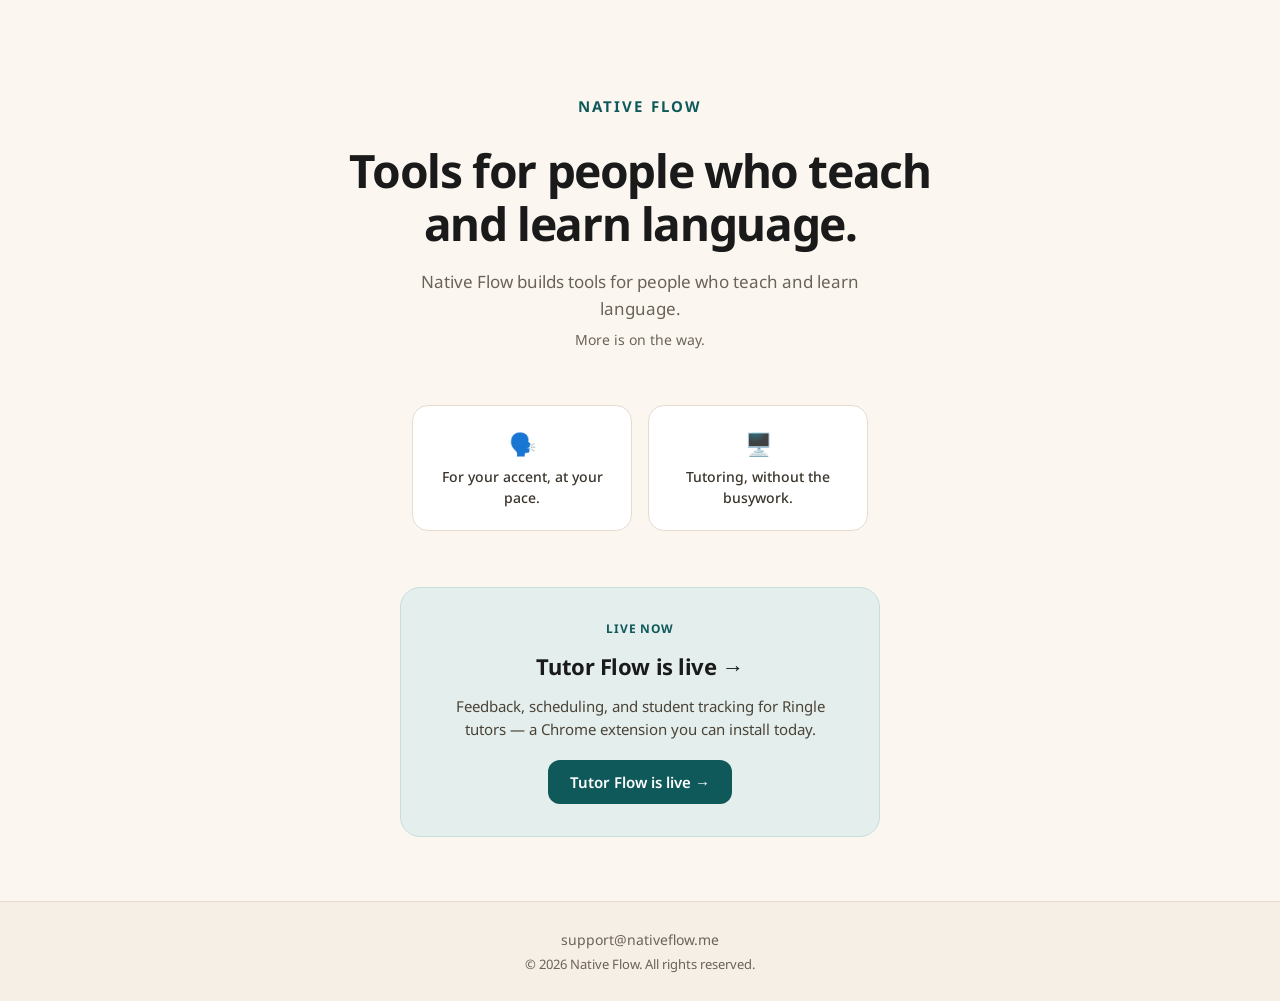
<file: index.html>
<!DOCTYPE html>
<html lang="en">
<head>
<meta charset="utf-8">
<meta name="viewport" content="width=device-width, initial-scale=1">
<title>Native Flow — Tools for people who teach and learn language</title>
<meta name="description" content="Native Flow builds tools for people who teach and learn language. Tutor Flow, our Chrome extension for Ringle tutors, is live today. More is on the way." />
<link rel="canonical" href="https://www.nativeflow.me/" />
<meta name="robots" content="index, follow" />
<meta name="theme-color" content="#10595B" />
<!-- No dedicated Native Flow logo asset exists yet; reusing the Tutor Flow mark so link previews aren't blank. Swap for a Native Flow logo/favicon.ico when one exists. -->
<link rel="icon" type="image/png" href="https://www.nativeflow.me/tutor-flow/assets/tutor-flow-mark.png" />

<!-- Open Graph / Facebook -->
<meta property="og:type" content="website" />
<meta property="og:url" content="https://www.nativeflow.me/" />
<meta property="og:site_name" content="Native Flow" />
<meta property="og:title" content="Native Flow — Tools for people who teach and learn language" />
<meta property="og:description" content="Native Flow builds tools for people who teach and learn language. Tutor Flow, our Chrome extension for Ringle tutors, is live today. More is on the way." />
<meta property="og:image" content="https://www.nativeflow.me/tutor-flow/assets/tutor-flow-mark.png" />
<meta property="og:image:alt" content="Native Flow" />
<meta property="og:locale" content="en_US" />

<!-- Twitter -->
<meta name="twitter:card" content="summary" />
<meta name="twitter:title" content="Native Flow — Tools for people who teach and learn language" />
<meta name="twitter:description" content="Native Flow builds tools for people who teach and learn language. Tutor Flow, our Chrome extension for Ringle tutors, is live today. More is on the way." />
<meta name="twitter:image" content="https://www.nativeflow.me/tutor-flow/assets/tutor-flow-mark.png" />

<link rel="preconnect" href="https://fonts.googleapis.com" />
<link rel="stylesheet" href="https://fonts.googleapis.com/css2?family=Noto+Sans:wght@400;500;600;700&display=swap" />
<style>
  html { scroll-behavior: smooth; }
  body {
    margin: 0;
    min-height: 100vh;
    background: #FBF7F0;
    color: #1A1A1A;
    font-family: 'Noto Sans', -apple-system, BlinkMacSystemFont, 'Segoe UI', sans-serif;
    -webkit-font-smoothing: antialiased;
    display: flex;
    flex-direction: column;
    animation: fadein .5s ease-out;
  }
  * { box-sizing: border-box; }
  a { color: #10595B; }
  @keyframes fadein { from { opacity: 0 } to { opacity: 1 } }

  main {
    flex: 1;
    display: flex;
    flex-direction: column;
    align-items: center;
    justify-content: center;
    text-align: center;
    padding: 96px 24px 64px;
  }

  .wordmark {
    font-size: 15px;
    font-weight: 700;
    letter-spacing: 0.14em;
    text-transform: uppercase;
    color: #10595B;
    margin-bottom: 28px;
  }

  h1 {
    margin: 0 0 18px;
    font-size: clamp(30px, 5vw, 46px);
    font-weight: 700;
    letter-spacing: -0.03em;
    line-height: 1.15;
    max-width: 620px;
  }

  .tagline {
    margin: 0 0 8px;
    font-size: 17px;
    line-height: 1.6;
    color: #6B6258;
    max-width: 460px;
  }

  .more {
    margin: 0 0 56px;
    font-size: 14px;
    color: #6B6258;
  }

  .teasers {
    display: flex;
    flex-wrap: wrap;
    gap: 16px;
    justify-content: center;
    max-width: 560px;
    margin-bottom: 56px;
  }

  .teaser {
    background: #ffffff;
    border: 1px solid #E6DCCF;
    border-radius: 16px;
    padding: 22px 24px;
    display: flex;
    flex-direction: column;
    align-items: center;
    gap: 8px;
    width: 220px;
  }

  .teaser .icon { font-size: 22px; }
  .teaser p { margin: 0; font-size: 14px; line-height: 1.5; color: #3A342C; font-weight: 500; }

  .callout {
    background: #E4EEED;
    border: 1px solid #C7DEDC;
    border-radius: 20px;
    padding: 32px 36px;
    display: flex;
    flex-direction: column;
    align-items: center;
    gap: 14px;
    max-width: 480px;
    width: 100%;
  }

  .callout .eyebrow {
    font-size: 12px;
    font-weight: 700;
    letter-spacing: 0.08em;
    text-transform: uppercase;
    color: #10595B;
  }

  .callout h2 { margin: 0; font-size: 22px; font-weight: 700; letter-spacing: -0.02em; }
  .callout p { margin: 0; font-size: 15px; line-height: 1.5; color: #4A4438; }

  .callout .cta {
    margin-top: 6px;
    display: inline-flex;
    align-items: center;
    gap: 8px;
    font-size: 15px;
    font-weight: 600;
    color: #ffffff;
    background: #10595B;
    padding: 12px 22px;
    border-radius: 12px;
    text-decoration: none;
  }
  .callout .cta:hover { background: #0A3D3F; }

  footer {
    border-top: 1px solid #E6DCCF;
    background: #F6EFE6;
    padding: 28px 24px;
    display: flex;
    flex-direction: column;
    align-items: center;
    gap: 6px;
  }
  footer a { font-size: 14px; color: #6B6258; text-decoration: none; }
  footer a:hover { text-decoration: underline; }
  footer p { margin: 0; font-size: 13px; color: #6B6258; }
</style>
</head>
<body>

<main>
  <div class="wordmark">Native Flow</div>
  <h1>Tools for people who teach and learn language.</h1>
  <p class="tagline">Native Flow builds tools for people who teach and learn language.</p>
  <p class="more">More is on the way.</p>

  <div class="teasers">
    <div class="teaser">
      <span class="icon">🗣️</span>
      <p>For your accent, at your pace.</p>
    </div>
    <div class="teaser">
      <span class="icon">🖥️</span>
      <p>Tutoring, without the busywork.</p>
    </div>
  </div>

  <div class="callout">
    <span class="eyebrow">Live now</span>
    <h2>Tutor Flow is live →</h2>
    <p>Feedback, scheduling, and student tracking for Ringle tutors — a Chrome extension you can install today.</p>
    <a class="cta" href="/tutor-flow/">Tutor Flow is live →</a>
  </div>
</main>

<footer>
  <a href="mailto:support@nativeflow.me">support@nativeflow.me</a>
  <p>© 2026 Native Flow. All rights reserved.</p>
</footer>

</body>
</html>
</file>
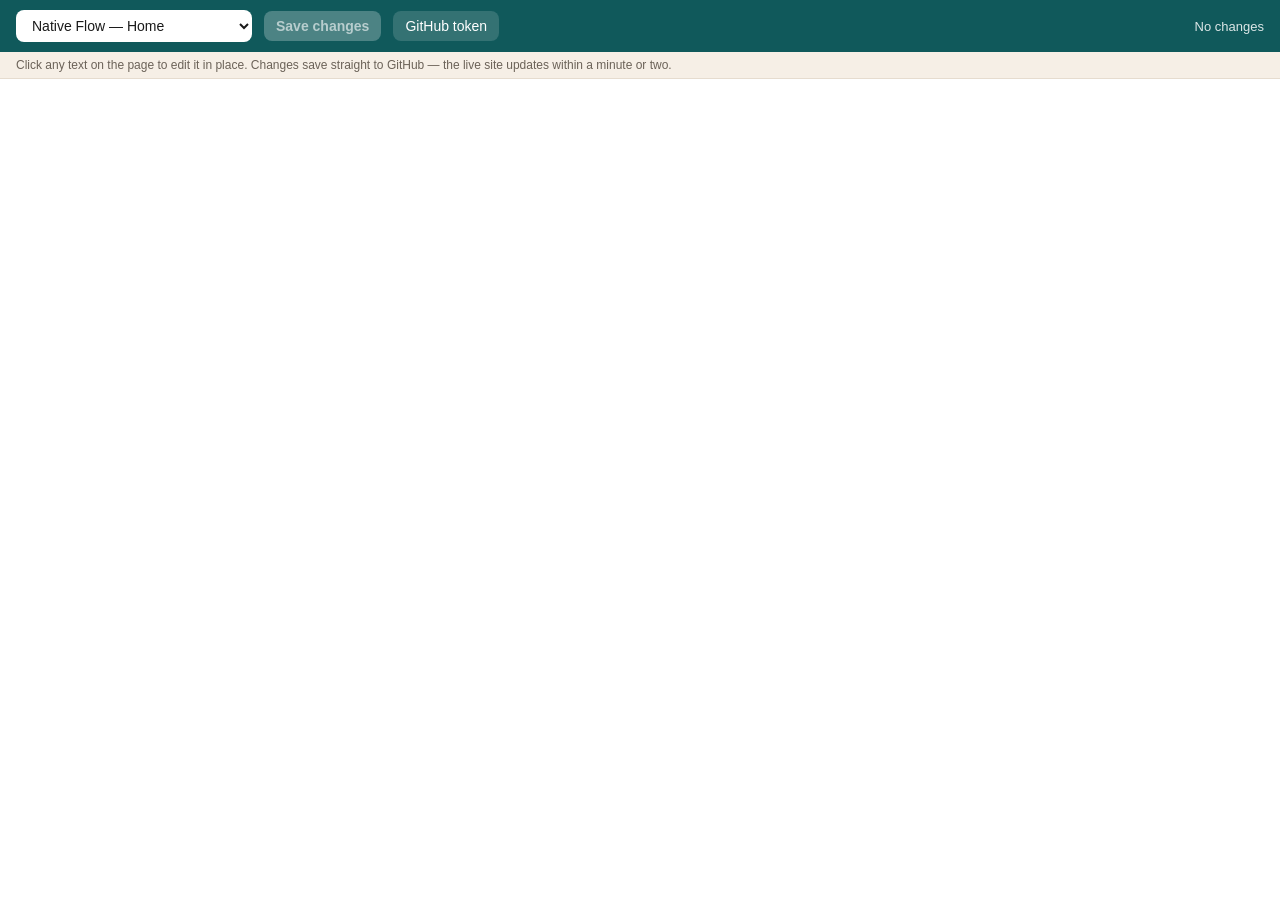
<file: editor/index.html>
<!DOCTYPE html>
<html lang="en">
<head>
<meta charset="utf-8">
<meta name="viewport" content="width=device-width, initial-scale=1">
<meta name="robots" content="noindex, nofollow" />
<title>Site Editor — Native Flow</title>
<style>
  html, body { margin: 0; height: 100%; font-family: -apple-system, BlinkMacSystemFont, 'Segoe UI', sans-serif; }
  #toolbar {
    height: 52px; flex: 0 0 auto; display: flex; align-items: center; gap: 12px;
    padding: 0 16px; background: #10595B; color: #fff; box-sizing: border-box;
  }
  #toolbar select, #toolbar button {
    font-family: inherit; font-size: 14px; padding: 7px 12px; border-radius: 8px; border: none; cursor: pointer;
  }
  #toolbar select { background: #ffffff; color: #1A1A1A; max-width: 260px; }
  #saveBtn { background: #E6A93A; color: #1A1A1A; font-weight: 600; }
  #saveBtn:disabled { background: rgba(255,255,255,.25); color: rgba(255,255,255,.6); cursor: default; }
  #tokenBtn { background: rgba(255,255,255,.15); color: #fff; }
  #status { margin-left: auto; font-size: 13px; color: rgba(255,255,255,.85); white-space: nowrap; }
  #root { height: 100%; display: flex; flex-direction: column; }
  #preview { flex: 1 1 auto; border: 0; width: 100%; background: #fff; }
  #hint { padding: 6px 16px; font-size: 12px; background: #F6EFE6; color: #6B6258; border-bottom: 1px solid #E6DCCF; }
</style>
</head>
<body>
<div id="root">
  <div id="toolbar">
    <select id="pageSelect"></select>
    <button id="saveBtn" disabled>Save changes</button>
    <button id="tokenBtn">GitHub token</button>
    <span id="status"></span>
  </div>
  <div id="hint">Click any text on the page to edit it in place. Changes save straight to GitHub — the live site updates within a minute or two. <span id="diag"></span></div>
  <iframe id="preview"></iframe>
</div>

<script>
'use strict';

// ---------------------------------------------------------------------
// Config
// ---------------------------------------------------------------------
const OWNER = 'dwadley88';
const REPO = 'dwadley88.github.io';
const BRANCH = 'main';
const SITE_BASE = 'https://www.nativeflow.me/';
const PAGES = [
  { label: 'Native Flow — Home', path: 'index.html' },
  { label: 'Tutor Flow — Home', path: 'tutor-flow/index.html' },
  { label: 'Tutor Flow — Changelog', path: 'tutor-flow/changelog.html' },
  { label: 'Tutor Flow — Support', path: 'tutor-flow/support.html' },
  { label: 'Tutor Flow — Privacy Policy', path: 'tutor-flow/privacy-policy.html' },
  { label: 'Tutor Flow — Terms of Service', path: 'tutor-flow/terms-of-service.html' },
  { label: 'Tutor Flow — Legal Notice', path: 'tutor-flow/legal-notice.html' },
];

// ---------------------------------------------------------------------
// Core: leaf detection + raw-text tag matcher (mirrors core.js, tested
// separately against every page in this repo before shipping).
// ---------------------------------------------------------------------
const VOID_TAGS = new Set(['AREA','BASE','BR','COL','EMBED','HR','IMG','INPUT','LINK','META','PARAM','SOURCE','TRACK','WBR']);
const SKIP_TAGS = new Set(['SCRIPT','STYLE','SVG','IMG','VIDEO','AUDIO','IFRAME','CANVAS','NOSCRIPT','TEXTAREA','SELECT','BUTTON','LINK','META','BASE']);
const NEVER_DESCEND = new Set(['HEADER','FOOTER','NAV']);
const CONTAINER_TAGS = new Set(['DIV','SECTION','MAIN','UL','OL','TABLE','TBODY','THEAD','TFOOT','TR','ARTICLE','FIGURE','FORM','ASIDE','DETAILS','X-DC','HELMET','BODY','HTML','HEAD']);
const BLOCK_TAGS = new Set(['P','H1','H2','H3','H4','H5','H6','LI','BLOCKQUOTE','PRE','DL','DT','DD','SUMMARY','ADDRESS','HR','FIELDSET']);
// Elements whose content model is text and inline markup only. Dropping a
// <div> into one of these is invalid: the parser closes the element early,
// so the text ends up outside it and loses the element's styling.
const PHRASING_ONLY_HOSTS = new Set(['P','H1','H2','H3','H4','H5','H6','SPAN','A','STRONG','EM','B','I','LABEL','SUMMARY','DT','CAPTION']);

function elTagIndex(el) {
  let idx = 0, sib = el.previousElementSibling;
  while (sib) { if (sib.tagName === el.tagName) idx++; sib = sib.previousElementSibling; }
  return el.tagName + '[' + idx + ']';
}
function pathOf(el, root) {
  const segs = []; let node = el;
  while (node && node !== root) { segs.unshift(elTagIndex(node)); node = node.parentElement; }
  return segs.join('>');
}
function hasDirectText(el) {
  for (const node of el.childNodes) if (node.nodeType === 3 && node.textContent.trim()) return true;
  return false;
}
function hasBlockChild(el) {
  for (const child of el.children) if (CONTAINER_TAGS.has(child.tagName) || BLOCK_TAGS.has(child.tagName)) return true;
  return false;
}
function collectEditableLeaves(scopeEl, relRoot) {
  const out = [];
  function walk(el) {
    for (const child of el.children) {
      const tag = child.tagName;
      if (SKIP_TAGS.has(tag) || NEVER_DESCEND.has(tag)) continue;
      // Lightbox markup is a runtime template ({{ placeholders }}), not copy.
      if (child.classList && child.classList.contains('tf-lightbox')) continue;
      // Text of its own and nothing block-level inside it: this is the block
      // a person thinks of as "a bit of copy". A container that also holds
      // structure is descended into instead, so a wrapper never becomes one
      // giant editable blob.
      if (hasDirectText(child) && !hasBlockChild(child)) out.push({ path: pathOf(child, relRoot), el: child });
      else walk(child);
    }
  }
  walk(scopeEl);
  return out;
}
function parsePath(pathStr) {
  return pathStr.split('>').map((p) => {
    const m = /^([A-Z0-9-]+)\[(\d+)\]$/.exec(p);
    return { tag: m[1], idx: parseInt(m[2], 10) };
  });
}
function findMatchingClose(text, tag, from) {
  let depth = 1, i = from;
  const openRe = new RegExp('<' + tag + '(?=[\\s/>])', 'ig');
  const closeRe = new RegExp('</' + tag + '\\s*>', 'ig');
  while (i < text.length) {
    openRe.lastIndex = i; closeRe.lastIndex = i;
    const om = openRe.exec(text), cm = closeRe.exec(text);
    if (!cm) return null;
    if (om && om.index < cm.index) {
      const gt = text.indexOf('>', om.index);
      const selfClose = gt > 0 && text[gt - 1] === '/';
      if (!selfClose && !VOID_TAGS.has(tag.toUpperCase())) depth++;
      i = gt + 1; continue;
    }
    depth--;
    if (depth === 0) return { start: cm.index, end: cm.index + cm[0].length };
    i = cm.index + cm[0].length;
  }
  return null;
}
function findElementRange(text, pathStr) {
  const parts = parsePath(pathStr);
  const n = text.length;
  let i = 0;
  while (i < n) {
    const lt = text.indexOf('<', i);
    if (lt === -1) return null;
    if (text.startsWith('<!--', lt)) { const end = text.indexOf('-->', lt + 4); i = end === -1 ? n : end + 3; continue; }
    if (text.startsWith('<!', lt)) { const end = text.indexOf('>', lt); i = end === -1 ? n : end + 1; continue; }
    const mHtml = /^<html(?=[\s>])/i.exec(text.slice(lt));
    if (mHtml) { const gt = text.indexOf('>', lt); i = gt === -1 ? n : gt + 1; }
    break;
  }
  const stack = [];
  const countsStack = [new Map()];
  let matchDepth = 0;
  while (i < n) {
    const lt = text.indexOf('<', i);
    if (lt === -1) break;
    if (text.startsWith('<!--', lt)) { const end = text.indexOf('-->', lt + 4); i = end === -1 ? n : end + 3; continue; }
    if (text.startsWith('<!', lt)) { const end = text.indexOf('>', lt); i = end === -1 ? n : end + 1; continue; }
    const closing = text[lt + 1] === '/';
    const m = /^<\/?([a-zA-Z][a-zA-Z0-9-]*)/.exec(text.slice(lt));
    if (!m) { i = lt + 1; continue; }
    const tag = m[1].toUpperCase();
    const gt = text.indexOf('>', lt);
    if (gt === -1) break;
    const selfClose = text[gt - 1] === '/';
    const tagOuterEnd = gt + 1;
    if (!closing) {
      const depth = stack.length;
      if (!countsStack[depth]) countsStack[depth] = new Map();
      const seen = countsStack[depth].get(tag) || 0;
      countsStack[depth].set(tag, seen + 1);
      const myIndex = seen;
      const expected = parts[depth];
      const isOnPath = matchDepth === depth && !!expected && expected.tag === tag && expected.idx === myIndex;
      const isVoid = VOID_TAGS.has(tag) || selfClose;
      if (isOnPath && depth + 1 === parts.length) {
        if (isVoid) return { innerStart: tagOuterEnd, innerEnd: tagOuterEnd, isVoid: true, tagName: tag };
        const closeInfo = findMatchingClose(text, tag, tagOuterEnd);
        if (!closeInfo) return null;
        return { innerStart: tagOuterEnd, innerEnd: closeInfo.start, isVoid: false, tagName: tag };
      }
      if (isVoid) {
        // leaf tag, no children
      } else if (tag === 'SCRIPT' || tag === 'STYLE') {
        const closeInfo = findMatchingClose(text, tag, tagOuterEnd);
        i = closeInfo ? closeInfo.end : n;
        continue;
      } else {
        stack.push({ tag, depth, wasOnPath: isOnPath });
        countsStack[depth + 1] = new Map();
        if (isOnPath) matchDepth = depth + 1;
      }
    } else {
      for (let s = stack.length - 1; s >= 0; s--) {
        if (stack[s].tag === tag) {
          if (stack[s].wasOnPath) matchDepth = s;
          stack.length = s;
          countsStack.length = s + 1;
          break;
        }
      }
    }
    i = tagOuterEnd;
  }
  return null;
}

// ---------------------------------------------------------------------
// GitHub API
// ---------------------------------------------------------------------
function b64EncodeUnicode(str) { return btoa(unescape(encodeURIComponent(str))); }
function b64DecodeUnicode(str) { return decodeURIComponent(escape(atob(str))); }

function getToken() { return localStorage.getItem('nf_editor_token') || ''; }
function setToken(t) { localStorage.setItem('nf_editor_token', t); }
function ensureToken() {
  let t = getToken();
  if (!t) {
    t = prompt('Paste a GitHub fine-grained personal access token (Contents: Read & write, scoped to ' + OWNER + '/' + REPO + '):');
    if (t) setToken(t.trim());
  }
  return getToken();
}

async function ghGet(path) {
  const token = ensureToken();
  const res = await fetch('https://api.github.com/repos/' + OWNER + '/' + REPO + '/contents/' + path + '?ref=' + BRANCH, {
    headers: { 'Authorization': 'Bearer ' + token, 'Accept': 'application/vnd.github+json' }
  });
  if (!res.ok) throw new Error('GitHub GET ' + path + ' failed: ' + res.status + ' ' + (await res.text()));
  const data = await res.json();
  return { sha: data.sha, text: b64DecodeUnicode(data.content.replace(/\n/g, '')) };
}

async function ghPut(path, newText, sha, message) {
  const token = ensureToken();
  const res = await fetch('https://api.github.com/repos/' + OWNER + '/' + REPO + '/contents/' + path, {
    method: 'PUT',
    headers: { 'Authorization': 'Bearer ' + token, 'Accept': 'application/vnd.github+json', 'Content-Type': 'application/json' },
    body: JSON.stringify({ message, content: b64EncodeUnicode(newText), sha, branch: BRANCH })
  });
  if (!res.ok) throw new Error('GitHub PUT ' + path + ' failed: ' + res.status + ' ' + (await res.text()));
  const data = await res.json();
  return data.content.sha;
}

// ---------------------------------------------------------------------
// Editor state + UI wiring
// ---------------------------------------------------------------------
const pageSelect = document.getElementById('pageSelect');
const saveBtn = document.getElementById('saveBtn');
const tokenBtn = document.getElementById('tokenBtn');
const statusEl = document.getElementById('status');
const iframe = document.getElementById('preview');

const BUILD = 'build 6';
const MARKER = 'data-nf-edit';

// regions[] is the source of truth: each entry is a byte range in the
// pristine file plus the content that range held at load. Elements in the
// live preview are matched back to it by marker attribute, never by tree
// position — page scripts and browser extensions (Grammarly injects into
// contenteditable) reshape the rendered DOM, so its structure cannot be
// assumed to match the file's.
let state = { path: '', sha: '', rawText: '', dirty: new Map() };
let regions = [];
let pollTimer = null;
let wireObserved = false;
let rewire = null; // current page's wiring function, retried by the poll

function setDiag(msg) { document.getElementById('diag').textContent = msg; }

// Turns what contenteditable produced into markup that is safe to write into
// this element's position in the file.
//
// Two things have to be scrubbed. Extensions inject their own nodes into
// editable elements, and those must never be saved. And pressing Enter in
// Chrome inserts <div> blocks — valid inside a <div>, but invalid inside a
// <p> or heading, where the parser would close the element early and spill
// the text out of it, losing the element's styling and leaving an empty
// shell behind.
function cleanHTML(el) {
  const doc = el.ownerDocument;
  const clone = el.cloneNode(true);

  const junk = clone.querySelectorAll('grammarly-extension, [data-gramm], [data-gramm_editor], [class*="grammarly"], [class*="gramm_"]');
  for (const node of junk) node.remove();
  for (const attr of ['data-gramm', 'data-gramm_editor', 'data-enable-grammarly', 'spellcheck', 'contenteditable', MARKER]) {
    clone.removeAttribute(attr);
  }

  if (PHRASING_ONLY_HOSTS.has(el.tagName)) {
    // Flatten block children into inline content, keeping the line break the
    // person intended by pressing Enter.
    let guard = 0;
    while (guard++ < 100) {
      const block = clone.querySelector([...CONTAINER_TAGS, ...BLOCK_TAGS].join(','));
      if (!block) break;
      const parent = block.parentNode;
      if (!parent) break;
      // A block following earlier content starts a new visual line.
      if (block.previousSibling) parent.insertBefore(doc.createElement('br'), block);
      while (block.firstChild) parent.insertBefore(block.firstChild, block);
      parent.removeChild(block);
    }
  }
  // Chrome pads edits with non-breaking spaces to preserve trailing
  // whitespace. None of this site's copy uses them deliberately, and left
  // alone they accumulate and suppress line wrapping mid-sentence.
  return clone.innerHTML.replace(/ /g, ' ').replace(/&nbsp;/g, ' ');
}

// Compares every editable region against the content it had at load and
// recomputes the unsaved-changes set. Cheap enough to run on a timer, and
// called from every plausible edit signal so no single browser quirk can
// leave an edit undetected.
function recheck() {
  if (!regions.length) return;
  // A page can finish parsing after the wiring passes have run, leaving the
  // regions unattached and nothing editable. Retry until they attach.
  if (rewire && !regions.some((r) => r.el && r.el.isConnected)) rewire();
  for (const r of regions) {
    if (!r.el || !r.el.isConnected) continue;
    const current = cleanHTML(r.el);
    if (current !== r.baseline) state.dirty.set(r.id, current);
    else state.dirty.delete(r.id);
  }
  markDirtyState();
}

for (const p of PAGES) {
  const opt = document.createElement('option');
  opt.value = p.path; opt.textContent = p.label;
  pageSelect.appendChild(opt);
}

function setStatus(msg) { statusEl.textContent = msg; }

let stickyStatusUntil = 0;

function markDirtyState() {
  saveBtn.disabled = state.dirty.size === 0;
  // The 500ms poll would otherwise wipe a "Saved" confirmation instantly.
  if (!state.dirty.size && Date.now() < stickyStatusUntil) return;
  setStatus(state.dirty.size ? (state.dirty.size + ' unsaved change' + (state.dirty.size > 1 ? 's' : '')) : 'No changes');
}

window.addEventListener('beforeunload', (e) => {
  if (state.dirty.size > 0) { e.preventDefault(); e.returnValue = ''; }
});

async function loadPage(path) {
  if (state.dirty.size > 0 && !confirm('You have unsaved changes on this page. Discard them and switch pages?')) {
    pageSelect.value = state.path;
    return;
  }
  setStatus('Loading…');
  try {
    const { sha, text } = await ghGet(path);
    state = { path, sha, rawText: text, dirty: new Map() };
    renderPreview();
    setStatus('Loaded');
  } catch (err) {
    setStatus('Error: ' + err.message);
  }
  markDirtyState();
}

function dirName(path) {
  const i = path.lastIndexOf('/');
  return i === -1 ? '' : path.slice(0, i + 1);
}

function renderPreview() {
  if (pollTimer) { clearInterval(pollTimer); pollTimer = null; }

  const src = state.rawText;

  // Locate every editable region in the pristine file. Parsing a detached
  // copy means no page script or extension has had a chance to touch it, so
  // these offsets describe the file exactly as it will be saved.
  const pristine = new DOMParser().parseFromString(src, 'text/html');
  const scope = pristine.querySelector('main') || pristine.body;
  regions = [];
  if (scope) {
    for (const { path } of collectEditableLeaves(scope, pristine.documentElement)) {
      const range = findElementRange(src, path);
      if (!range || range.isVoid) continue;
      regions.push({
        id: String(regions.length),
        innerStart: range.innerStart,
        innerEnd: range.innerEnd,
        baseline: src.slice(range.innerStart, range.innerEnd),
        el: null,
      });
    }
  }

  // Build the preview copy: stamp each region's opening tag with its id so
  // the live element can be found by attribute later. Walking backwards
  // keeps the earlier offsets valid as the string grows.
  let html = src;
  for (let i = regions.length - 1; i >= 0; i--) {
    const at = regions[i].innerStart - 1; // the '>' closing the opening tag
    html = html.slice(0, at) + ' ' + MARKER + '="' + regions[i].id + '"' + html.slice(at);
  }
  // Strip scripts: the component runtime on some pages rewrites the DOM,
  // which is fine for visitors but would mean editing something other than
  // what's in the file. Preview only — the saved file keeps its scripts.
  html = html.replace(/<script\b[\s\S]*?<\/script>/gi, '');
  const base = SITE_BASE + dirName(state.path);
  // With scripts stripped, the lightbox template (a full-viewport fixed
  // overlay that the runtime normally only renders when open) is always
  // visible and swallows every click. Hide it in the preview.
  const previewCss = '<style>.tf-lightbox{display:none !important}</style>';
  html = html.replace(/<head(\s[^>]*)?>/i, (m) => m + '<base href="' + base + '">' + previewCss);

  iframe.contentDocument.open();
  iframe.contentDocument.write(html);
  iframe.contentDocument.close();

  const wire = () => {
    const doc = iframe.contentDocument;
    if (!doc || !doc.body) return;
    let wired = 0;
    for (const r of regions) {
      const el = doc.querySelector('[' + MARKER + '="' + r.id + '"]');
      if (!el) continue;
      r.el = el;
      wired++;
      if (el.getAttribute('contenteditable') === 'true') continue;
      el.setAttribute('contenteditable', 'true');
      // Ask Grammarly and friends to keep out of the editable regions.
      el.setAttribute('data-gramm', 'false');
      el.setAttribute('data-gramm_editor', 'false');
      el.setAttribute('data-enable-grammarly', 'false');
      el.setAttribute('spellcheck', 'false');
      el.style.cursor = 'text';
      el.addEventListener('mouseenter', () => { if (doc.activeElement !== el) el.style.outline = '2px dashed #10595B'; });
      el.addEventListener('mouseleave', () => { if (doc.activeElement !== el) el.style.outline = ''; });
      el.addEventListener('focus', () => { el.style.outline = '2px solid #10595B'; });
      el.addEventListener('blur', () => { el.style.outline = ''; });
      el.addEventListener('input', recheck);
      el.addEventListener('keyup', recheck);
      el.addEventListener('paste', () => setTimeout(recheck, 0));
    }
    // Construct the observer from the iframe's own realm — a parent-realm
    // observer watching a child-realm node is not reliable in every browser.
    const MO = (iframe.contentWindow && iframe.contentWindow.MutationObserver) || window.MutationObserver;
    if (MO && !wireObserved) {
      try {
        new MO(recheck).observe(doc.body, { childList: true, characterData: true, subtree: true });
        wireObserved = true;
      } catch (err) {
        console.warn('MutationObserver unavailable, relying on polling', err);
      }
    }
    setDiag(wired + ' of ' + regions.length + ' editable regions · ' + BUILD);
  };

  // `document.write` is not reliably finished parsing across browsers by the
  // time close() returns, so wire eagerly and again once the iframe settles.
  // wire() is idempotent.
  wireObserved = false;
  rewire = wire;
  wire();
  iframe.onload = wire;
  setTimeout(wire, 300);

  // Polling backstop: whatever a given browser does or doesn't fire for
  // contenteditable, comparing the DOM on a timer always catches a real edit.
  pollTimer = setInterval(recheck, 500);
}

async function save() {
  if (state.dirty.size === 0) return;
  saveBtn.disabled = true;
  setStatus('Saving…');
  try {
    // Apply from the end of the file backwards so each splice leaves the
    // earlier offsets untouched.
    const edits = [];
    for (const [id, newInner] of state.dirty) {
      const region = regions.find((r) => r.id === id);
      if (region) edits.push({ region, newInner });
    }
    edits.sort((a, b) => b.region.innerStart - a.region.innerStart);

    let working = state.rawText;
    for (const { region, newInner } of edits) {
      working = working.slice(0, region.innerStart) + newInner + working.slice(region.innerEnd);
    }

    if (working === state.rawText) {
      state.dirty = new Map();
      markDirtyState();
      setStatus('Nothing to save');
      return;
    }

    const newSha = await ghPut(state.path, working, state.sha, 'Edit ' + state.path + ' via site editor');
    state.sha = newSha;
    state.dirty = new Map();
    stickyStatusUntil = Date.now() + 6000;
    // Region offsets describe the file we just replaced, so re-derive them
    // against the saved content rather than letting them drift.
    state.rawText = working;
    renderPreview();
    markDirtyState();
    setStatus('Saved — live site updates shortly');
  } catch (err) {
    setStatus('Save failed: ' + err.message);
    saveBtn.disabled = false;
  }
}

pageSelect.addEventListener('change', () => loadPage(pageSelect.value));
saveBtn.addEventListener('click', save);
tokenBtn.addEventListener('click', () => {
  const t = prompt('GitHub fine-grained personal access token (Contents: Read & write, scoped to ' + OWNER + '/' + REPO + '):', getToken());
  if (t !== null) setToken(t.trim());
});

loadPage(PAGES[0].path);
</script>
</body>
</html>
</file>
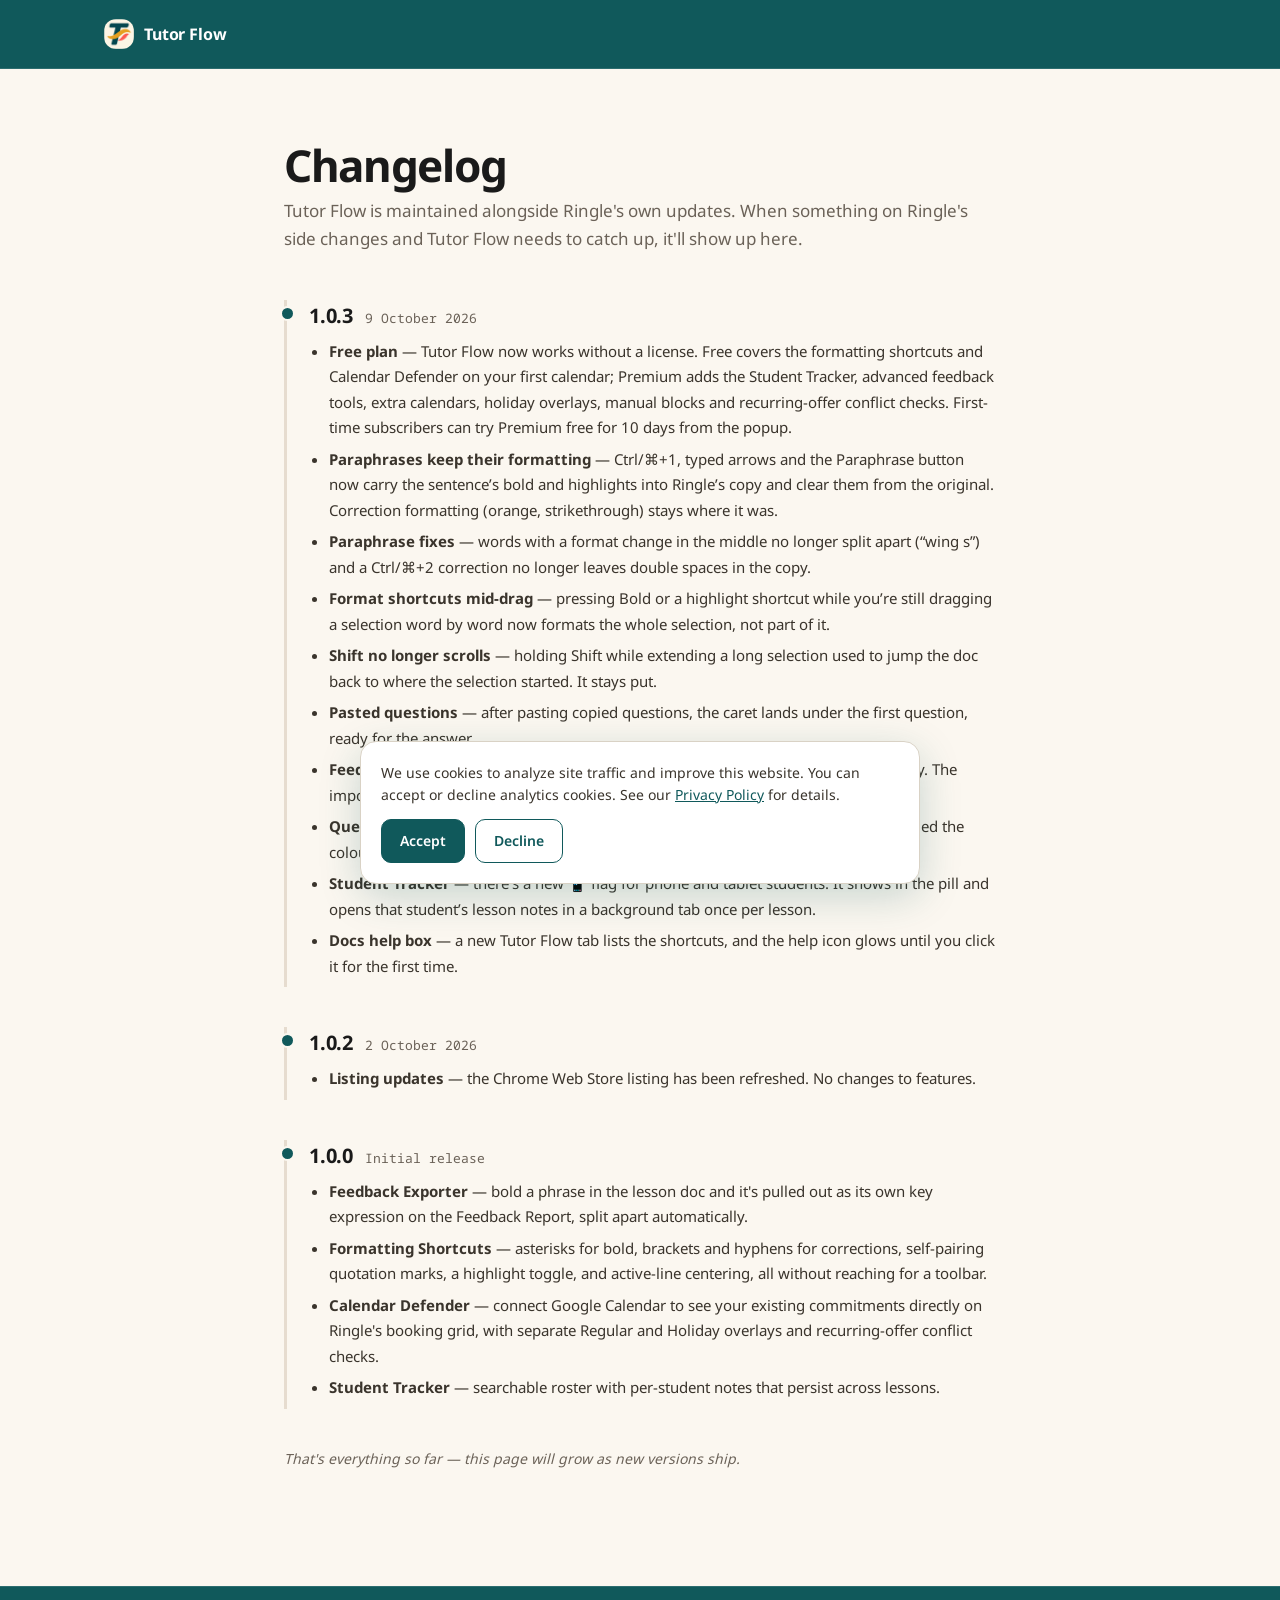
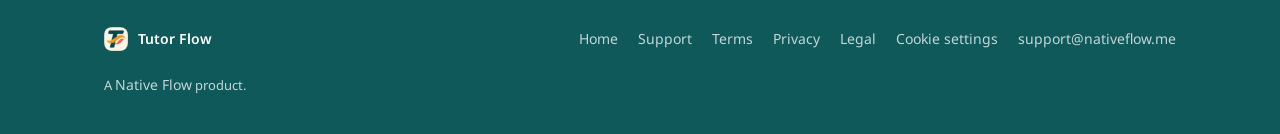
<file: tutor-flow/changelog.html>
<!DOCTYPE html>
<html lang="en">
<head>
<script src="/tutor-flow/assets/consent.js"></script>
<meta charset="utf-8">
<meta name="viewport" content="width=device-width, initial-scale=1">
<title>Changelog — Tutor Flow</title>
<meta name="description" content="What's changed in Tutor Flow, release by release." />
<link rel="canonical" href="https://www.nativeflow.me/tutor-flow/changelog" />
<meta name="robots" content="index, follow" />
<meta name="theme-color" content="#10595B" />
<link rel="icon" type="image/png" href="https://www.nativeflow.me/tutor-flow/assets/tutor-flow-mark.png" />
<link rel="preload" href="/tutor-flow/assets/fonts/noto-sans-latin-400-normal.woff2" as="font" type="font/woff2" crossorigin />
<link rel="stylesheet" href="/tutor-flow/assets/fonts.css" />
<style>
  html { scroll-behavior: smooth; }
  body { margin: 0; background: #FBF7F0; font-family: 'Noto Sans', -apple-system, BlinkMacSystemFont, 'Segoe UI', sans-serif; -webkit-font-smoothing: antialiased; color: #1A1A1A; }
  * { box-sizing: border-box; }
  a { color: #10595B; text-decoration: none; }
  a:hover { color: #0A3D3F; text-decoration: underline; }
  header { position: sticky; top: 0; z-index: 50; background: #10595B; border-bottom: 1px solid rgba(255,255,255,.12); }
  .nav-inner { max-width: 1120px; margin: 0 auto; padding: 0 24px; height: 68px; display: flex; align-items: center; gap: 10px; }
  .brand { display: flex; align-items: center; gap: 10px; color: #ffffff; text-decoration: none; }
  .brand:hover { text-decoration: none; }
  main { max-width: 760px; margin: 0 auto; padding: 72px 24px 104px; }
  h1 { margin: 0 0 8px; font-size: clamp(32px,5vw,44px); font-weight: 700; letter-spacing: -0.03em; line-height: 1.1; }
  .subtitle { margin: 0 0 48px; font-size: 17px; line-height: 1.6; color: #6B6258; }
  .entry { border-left: 3px solid #E6DCCF; padding: 2px 0 2px 22px; margin-bottom: 40px; position: relative; }
  .entry::before { content: ''; position: absolute; left: -7px; top: 6px; width: 11px; height: 11px; border-radius: 50%; background: #10595B; border: 2px solid #FBF7F0; }
  .entry-header { display: flex; align-items: baseline; gap: 12px; flex-wrap: wrap; margin-bottom: 10px; }
  .entry-version { font-size: 20px; font-weight: 700; letter-spacing: -0.01em; }
  .entry-date { font-size: 13px; color: #6B6258; font-family: 'Noto Sans Mono', 'SF Mono', ui-monospace, monospace; }
  .entry ul { padding-left: 20px; margin: 0; }
  .entry li { font-size: 15px; line-height: 1.7; color: #3A342C; margin-bottom: 6px; }
  .empty-note { font-size: 14px; color: #6B6258; font-style: italic; }
  footer { border-top: 1px solid rgba(255,255,255,.12); background: #10595B; color: #ffffff; }
  .footer-inner { max-width: 1120px; margin: 0 auto; padding: 40px 24px; display: flex; flex-wrap: wrap; align-items: center; gap: 24px; }
  .footer-brand { display: flex; align-items: center; gap: 10px; }
  .footer-nav { display: flex; flex-wrap: wrap; gap: 20px; margin-left: auto; }
  .footer-nav a, .footer-inner p a { font-size: 14px; color: rgba(255,255,255,.75); }
  header a:hover, footer a:hover { color: #ffffff; }
  .footer-inner p { margin: 0; font-size: 13px; color: rgba(255,255,255,.75); width: 100%; }
</style>
</head>
<body>

<header>
  <div class="nav-inner">
    <a href="./" class="brand">
      <img src="assets/tutor-flow-mark.png" alt="Tutor Flow" style="width:30px;height:30px;border-radius:12px;display:block" />
      <span style="font-size:16px;font-weight:700;letter-spacing:-0.01em">Tutor Flow</span>
    </a>
  </div>
</header>

<main>
  <h1>Changelog</h1>
  <p class="subtitle">Tutor Flow is maintained alongside Ringle's own updates. When something on Ringle's side changes and Tutor Flow needs to catch up, it'll show up here.</p>

  <div class="entry">
    <div class="entry-header">
      <span class="entry-version">1.0.3</span>
      <span class="entry-date">9 October 2026</span>
    </div>
    <ul>
      <li><strong>Free plan</strong> — Tutor Flow now works without a license. Free covers the formatting shortcuts and Calendar Defender on your first calendar; Premium adds the Student Tracker, advanced feedback tools, extra calendars, holiday overlays, manual blocks and recurring-offer conflict checks. First-time subscribers can try Premium free for 10 days from the popup.</li>
      <li><strong>Paraphrases keep their formatting</strong> — Ctrl/⌘+1, typed arrows and the Paraphrase button now carry the sentence’s bold and highlights into Ringle’s copy and clear them from the original. Correction formatting (orange, strikethrough) stays where it was.</li>
      <li><strong>Paraphrase fixes</strong> — words with a format change in the middle no longer split apart (“wing s”) and a Ctrl/⌘+2 correction no longer leaves double spaces in the copy.</li>
      <li><strong>Format shortcuts mid-drag</strong> — pressing Bold or a highlight shortcut while you’re still dragging a selection word by word now formats the whole selection, not part of it.</li>
      <li><strong>Shift no longer scrolls</strong> — holding Shift while extending a long selection used to jump the doc back to where the selection started. It stays put.</li>
      <li><strong>Pasted questions</strong> — after pasting copied questions, the caret lands under the first question, ready for the answer.</li>
      <li><strong>Feedback page</strong> — it now opens on Ringle’s default view, with Docs still one click away. The import step opens Docs for you if Ringle hasn’t.</li>
      <li><strong>Question selector</strong> — fixed selected questions not being picked up after Ringle changed the colour of its selected-question badge.</li>
      <li><strong>Student Tracker</strong> — there’s a new 📱 flag for phone and tablet students. It shows in the pill and opens that student’s lesson notes in a background tab once per lesson.</li>
      <li><strong>Docs help box</strong> — a new Tutor Flow tab lists the shortcuts, and the help icon glows until you click it for the first time.</li>
    </ul>
  </div>

  <div class="entry">
    <div class="entry-header">
      <span class="entry-version">1.0.2</span>
      <span class="entry-date">2 October 2026</span>
    </div>
    <ul>
      <li><strong>Listing updates</strong> — the Chrome Web Store listing has been refreshed. No changes to features.</li>
    </ul>
  </div>

  <div class="entry">
    <div class="entry-header">
      <span class="entry-version">1.0.0</span>
      <span class="entry-date">Initial release</span>
    </div>
    <ul>
      <li><strong>Feedback Exporter</strong> — bold a phrase in the lesson doc and it's pulled out as its own key expression on the Feedback Report, split apart automatically.</li>
      <li><strong>Formatting Shortcuts</strong> — asterisks for bold, brackets and hyphens for corrections, self-pairing quotation marks, a highlight toggle, and active-line centering, all without reaching for a toolbar.</li>
      <li><strong>Calendar Defender</strong> — connect Google Calendar to see your existing commitments directly on Ringle's booking grid, with separate Regular and Holiday overlays and recurring-offer conflict checks.</li>
      <li><strong>Student Tracker</strong> — searchable roster with per-student notes that persist across lessons.</li>
    </ul>
  </div>

  <p class="empty-note">That's everything so far — this page will grow as new versions ship.</p>
</main>

<footer>
  <div class="footer-inner">
    <div class="footer-brand">
      <img src="assets/tutor-flow-mark.png" alt="Tutor Flow logo" style="width:24px;height:24px;border-radius:8px;display:block" />
      <span style="font-size:14px;font-weight:600">Tutor Flow</span>
    </div>
    <nav class="footer-nav">
      <a href="./">Home</a>
      <a href="./support.html">Support</a>
      <a href="./terms-of-service.html">Terms</a>
      <a href="./privacy-policy.html">Privacy</a>
      <a href="./legal-notice.html">Legal</a>
      <a href="#" data-cookie-settings>Cookie settings</a>
      <a href="mailto:support@nativeflow.me">support@nativeflow.me</a>
    </nav>
    <p>A <a href="/">Native Flow</a> product.</p>
  </div>
</footer>

</body>
</html>
</file>
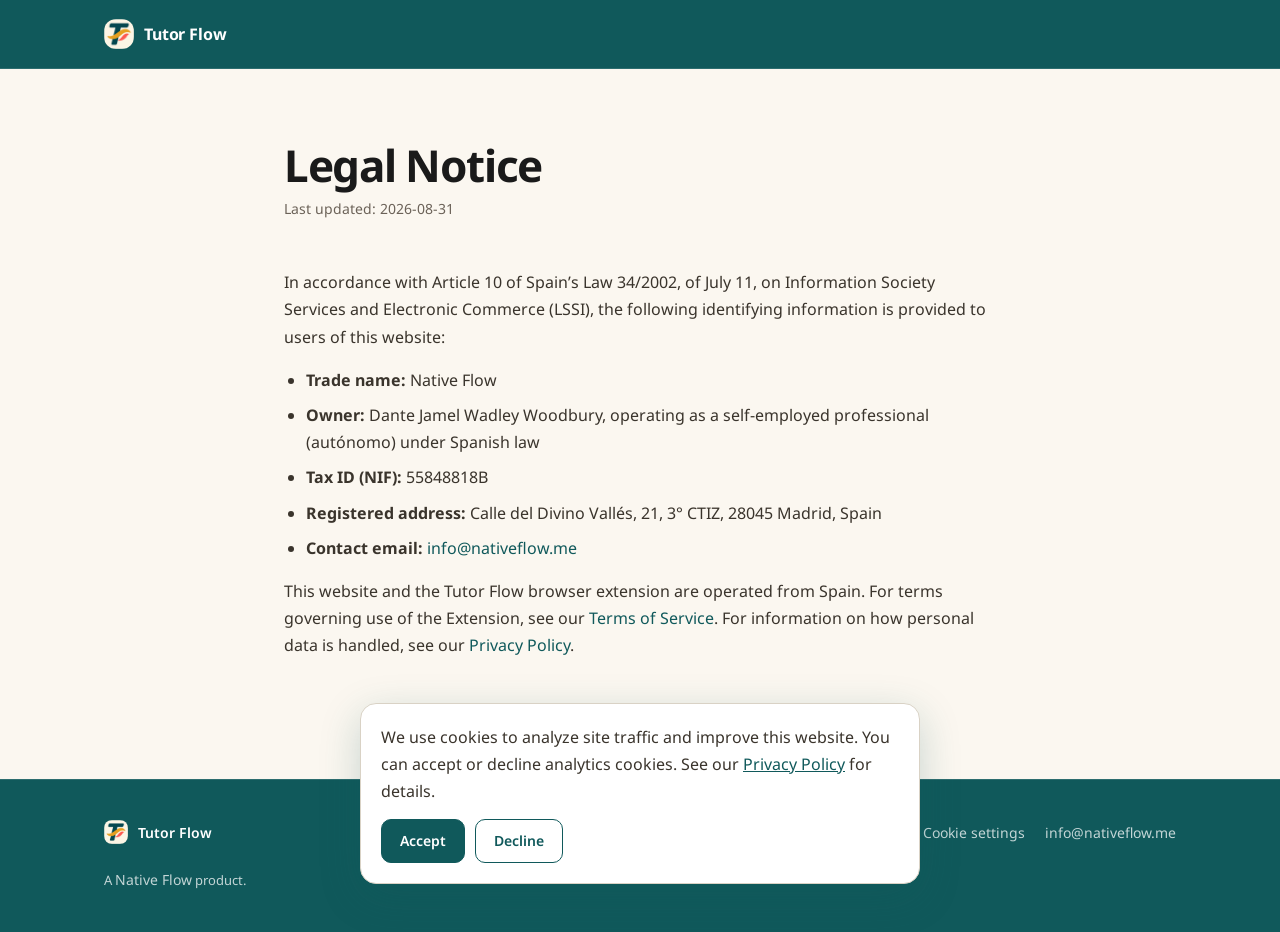
<file: tutor-flow/legal-notice.html>
<!DOCTYPE html>
<html lang="en">
<head>
<script src="/tutor-flow/assets/consent.js"></script>
<meta charset="utf-8">
<meta name="viewport" content="width=device-width, initial-scale=1">
<title>Legal Notice — Tutor Flow</title>
<meta name="description" content="Legal notice for Tutor Flow, published in accordance with Spain's LSSI (Law 34/2002)." />
<link rel="canonical" href="https://www.nativeflow.me/tutor-flow/legal-notice" />
<meta name="robots" content="index, follow" />
<meta name="theme-color" content="#10595B" />
<link rel="icon" type="image/png" href="https://www.nativeflow.me/tutor-flow/assets/tutor-flow-mark.png" />
<link rel="preload" href="/tutor-flow/assets/fonts/noto-sans-latin-400-normal.woff2" as="font" type="font/woff2" crossorigin />
<link rel="stylesheet" href="/tutor-flow/assets/fonts.css" />
<style>
  html { scroll-behavior: smooth; }
  body { margin: 0; background: #FBF7F0; font-family: 'Noto Sans', -apple-system, BlinkMacSystemFont, 'Segoe UI', sans-serif; -webkit-font-smoothing: antialiased; color: #1A1A1A; }
  * { box-sizing: border-box; }
  a { color: #10595B; text-decoration: none; }
  a:hover { color: #0A3D3F; text-decoration: underline; }
  header { position: sticky; top: 0; z-index: 50; background: #10595B; border-bottom: 1px solid rgba(255,255,255,.12); }
  .nav-inner { max-width: 1120px; margin: 0 auto; padding: 0 24px; height: 68px; display: flex; align-items: center; gap: 10px; }
  .brand { display: flex; align-items: center; gap: 10px; color: #ffffff; text-decoration: none; }
  .brand:hover { text-decoration: none; }
  main { max-width: 760px; margin: 0 auto; padding: 72px 24px 104px; }
  h1 { margin: 0 0 8px; font-size: clamp(32px,5vw,44px); font-weight: 700; letter-spacing: -0.03em; line-height: 1.1; }
  .updated { margin: 0 0 48px; font-size: 14px; color: #6B6258; }
  h2 { margin: 48px 0 16px; font-size: 22px; font-weight: 700; letter-spacing: -0.01em; }
  p, li { font-size: 16px; line-height: 1.7; color: #3A342C; }
  ul { padding-left: 22px; }
  li { margin-bottom: 8px; }
  footer { border-top: 1px solid rgba(255,255,255,.12); background: #10595B; color: #ffffff; }
  .footer-inner { max-width: 1120px; margin: 0 auto; padding: 40px 24px; display: flex; flex-wrap: wrap; align-items: center; gap: 24px; }
  .footer-brand { display: flex; align-items: center; gap: 10px; }
  .footer-nav { display: flex; flex-wrap: wrap; gap: 20px; margin-left: auto; }
  .footer-nav a, .footer-inner p a { font-size: 14px; color: rgba(255,255,255,.75); }
  header a:hover, footer a:hover { color: #ffffff; }
  .footer-inner p { margin: 0; font-size: 13px; color: rgba(255,255,255,.75); width: 100%; }
</style>
</head>
<body>

<header>
  <div class="nav-inner">
    <a href="./" class="brand">
      <img src="assets/tutor-flow-mark.png" alt="Tutor Flow" style="width:30px;height:30px;border-radius:12px;display:block" />
      <span style="font-size:16px;font-weight:700;letter-spacing:-0.01em">Tutor Flow</span>
    </a>
  </div>
</header>

<main>
  <h1>Legal Notice</h1>
  <p class="updated">Last updated: 2026-08-31</p>

  <p>In accordance with Article 10 of Spain’s Law 34/2002, of July 11, on Information Society Services and Electronic Commerce (LSSI), the following identifying information is provided to users of this website:</p>
  <ul>
    <li><strong>Trade name:</strong> Native Flow</li>
    <li><strong>Owner:</strong> Dante Jamel Wadley Woodbury, operating as a self-employed professional (autónomo) under Spanish law</li>
    <li><strong>Tax ID (NIF):</strong> 55848818B</li>
    <li><strong>Registered address:</strong> Calle del Divino Vallés, 21, 3° CTIZ, 28045 Madrid, Spain</li>
    <li><strong>Contact email:</strong> <a href="mailto:info@nativeflow.me">info@nativeflow.me</a></li>
  </ul>
  <p>This website and the Tutor Flow browser extension are operated from Spain. For terms governing use of the Extension, see our <a href="./terms-of-service.html">Terms of Service</a>. For information on how personal data is handled, see our <a href="./privacy-policy.html">Privacy Policy</a>.</p>
</main>

<footer>
  <div class="footer-inner">
    <div class="footer-brand">
      <img src="assets/tutor-flow-mark.png" alt="Tutor Flow logo" style="width:24px;height:24px;border-radius:8px;display:block" />
      <span style="font-size:14px;font-weight:600">Tutor Flow</span>
    </div>
    <nav class="footer-nav">
      <a href="./">Home</a>
      <a href="./support.html">Support</a>
      <a href="./changelog.html">Changelog</a>
      <a href="./terms-of-service.html">Terms</a>
      <a href="./privacy-policy.html">Privacy</a>
      <a href="#" data-cookie-settings>Cookie settings</a>
      <a href="mailto:info@nativeflow.me">info@nativeflow.me</a>
    </nav>
    <p>A <a href="/">Native Flow</a> product.</p>
  </div>
</footer>

</body>
</html>
</file>
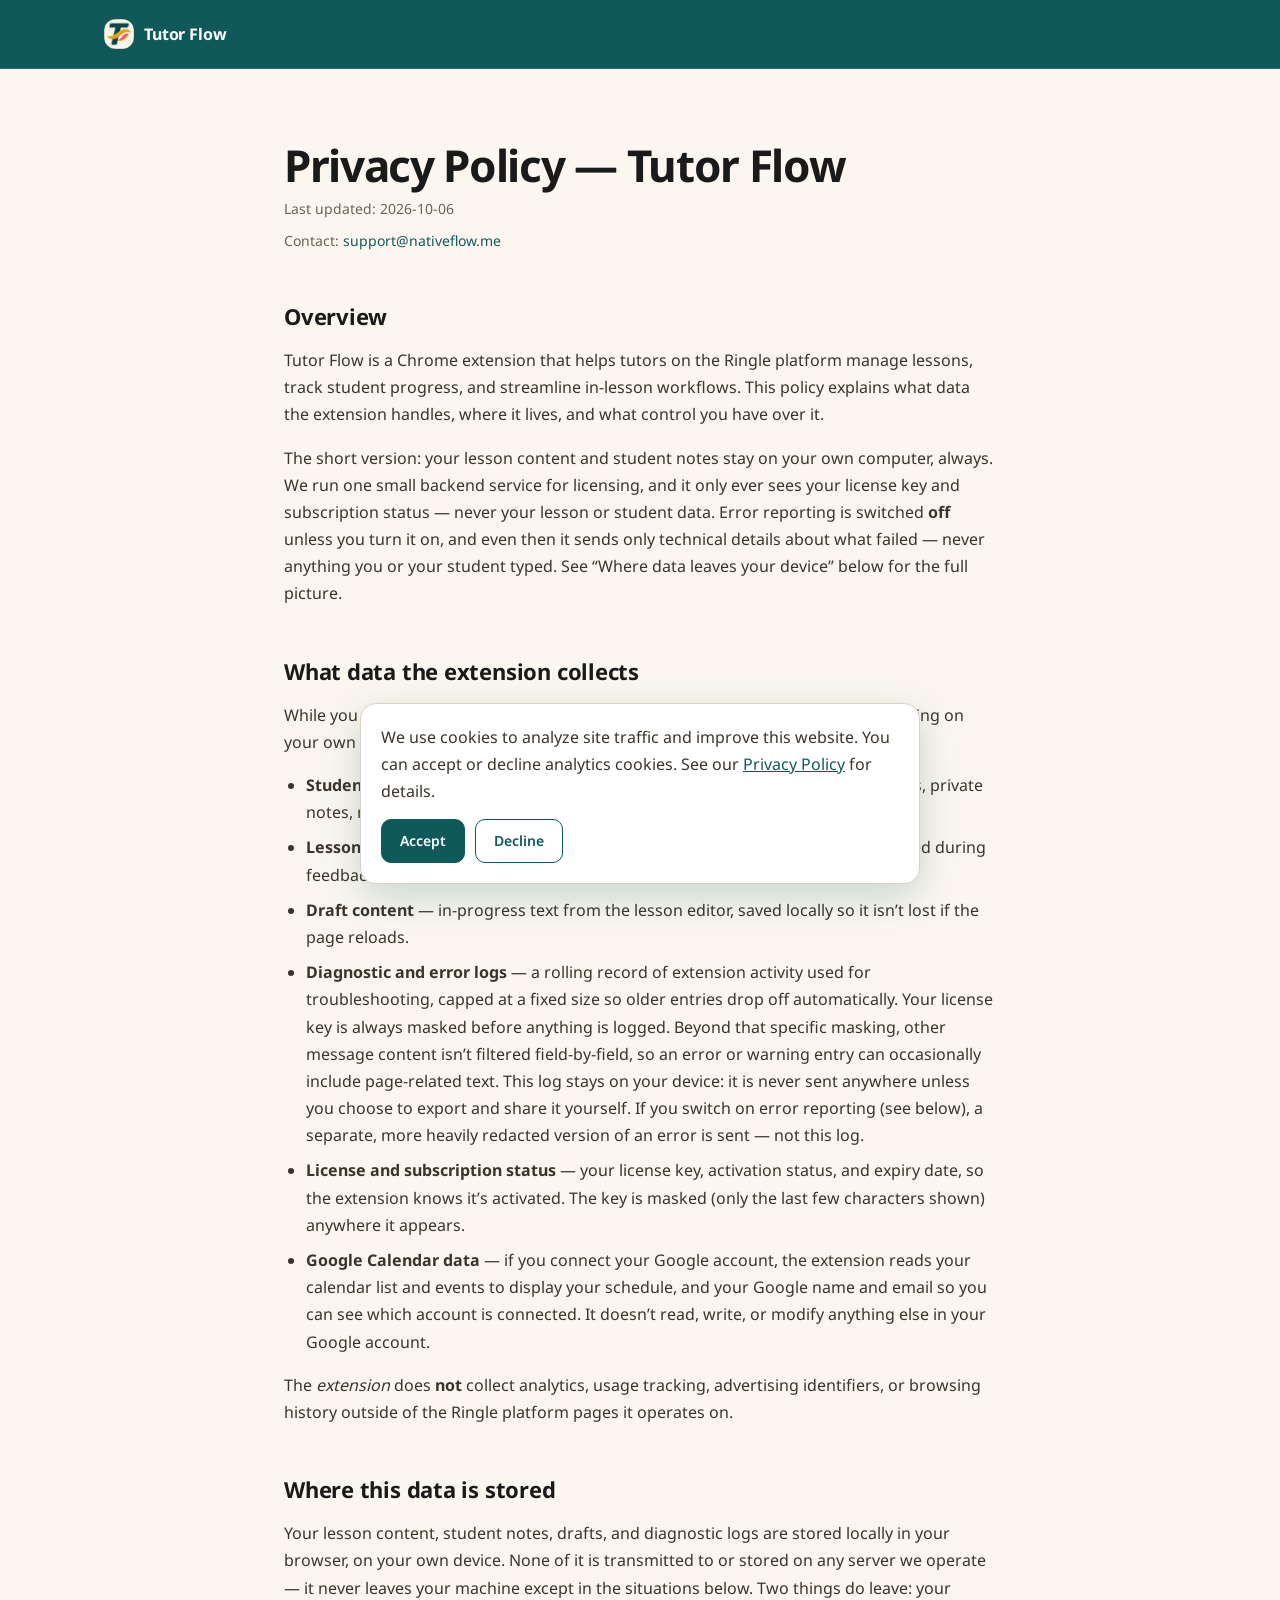
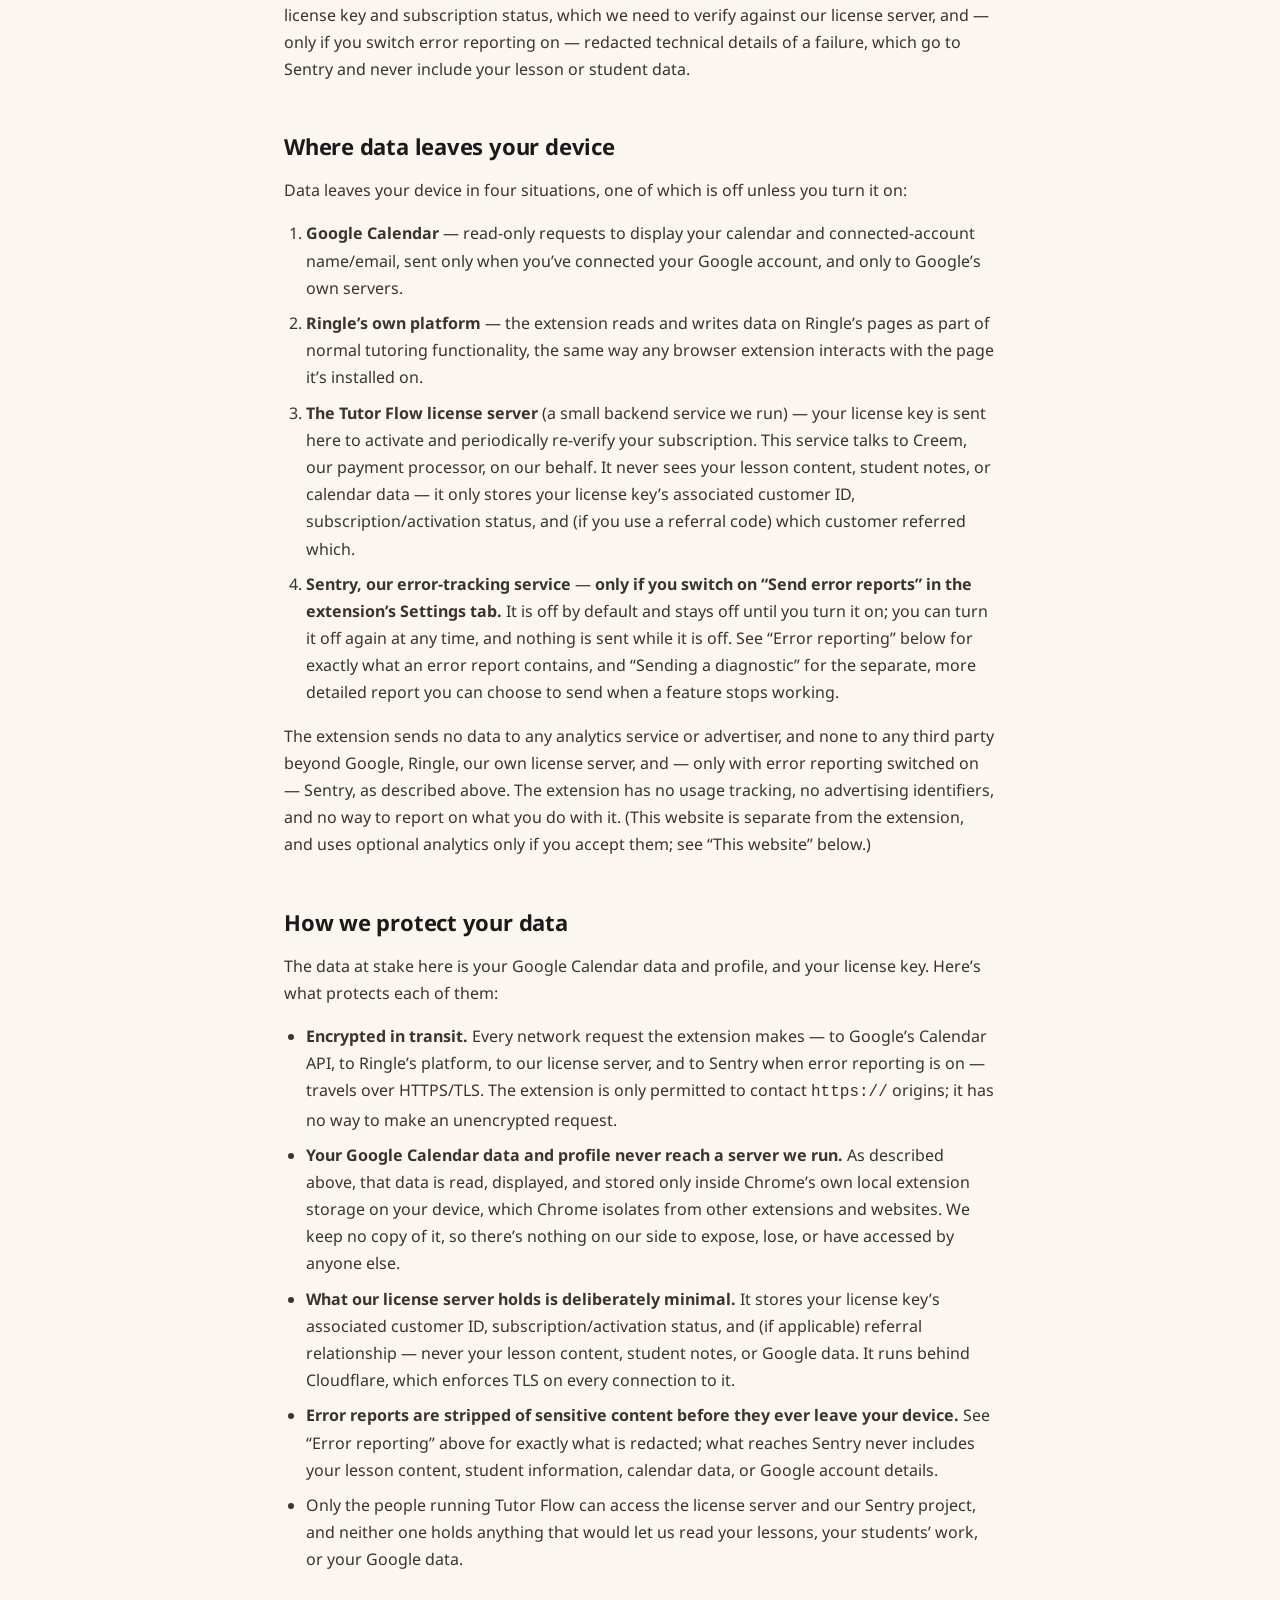
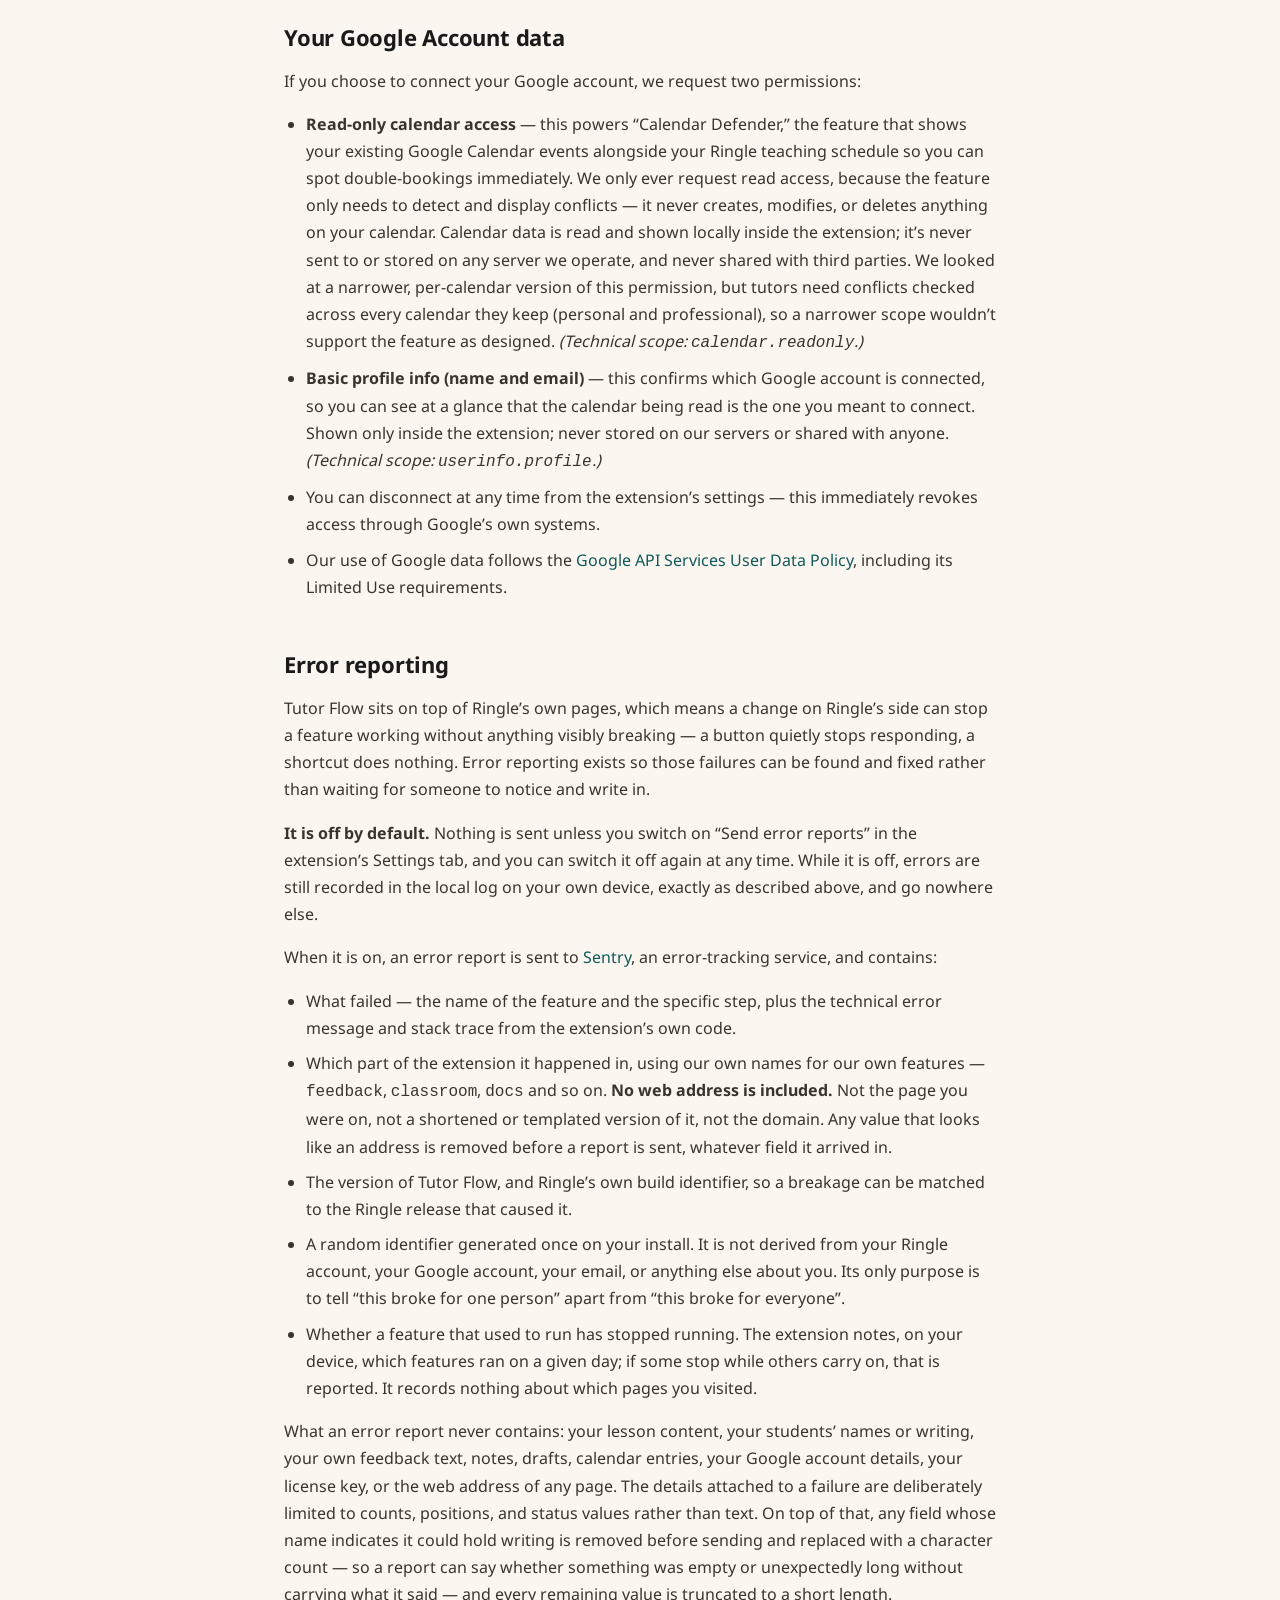
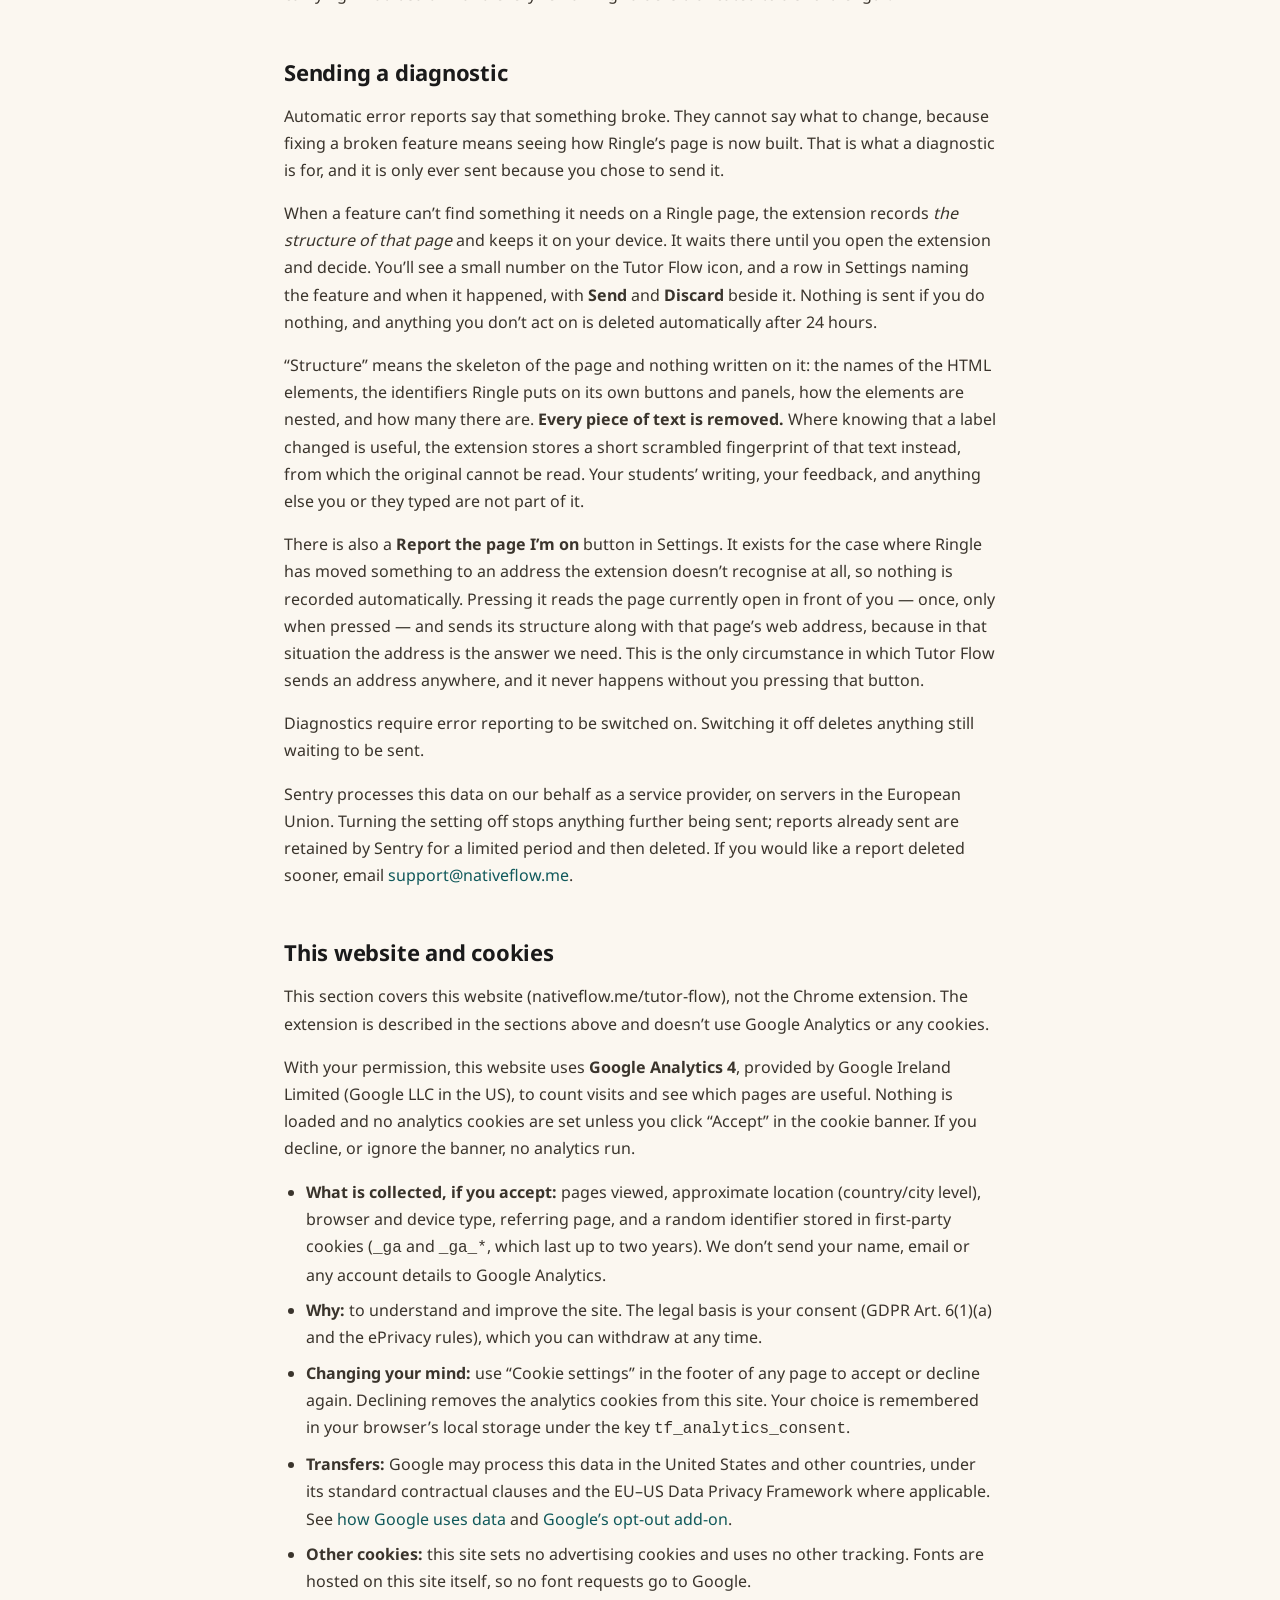
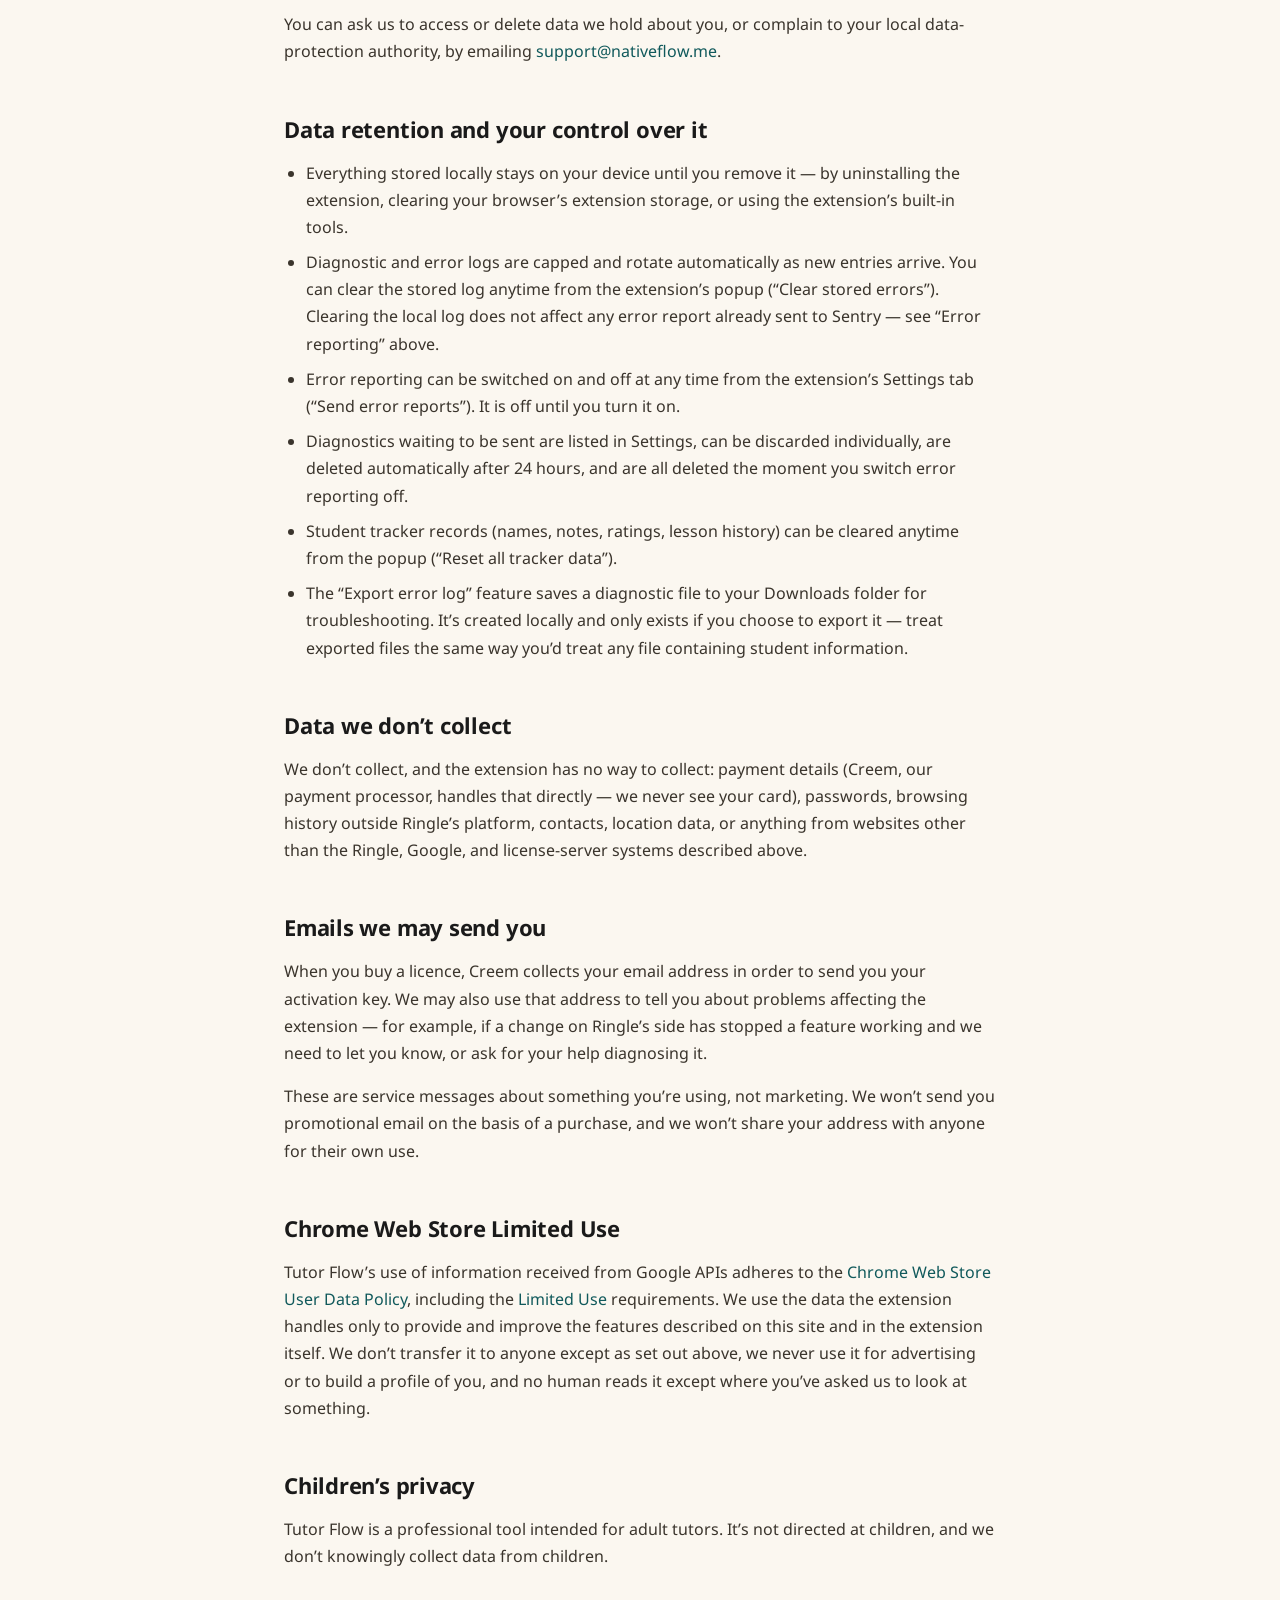
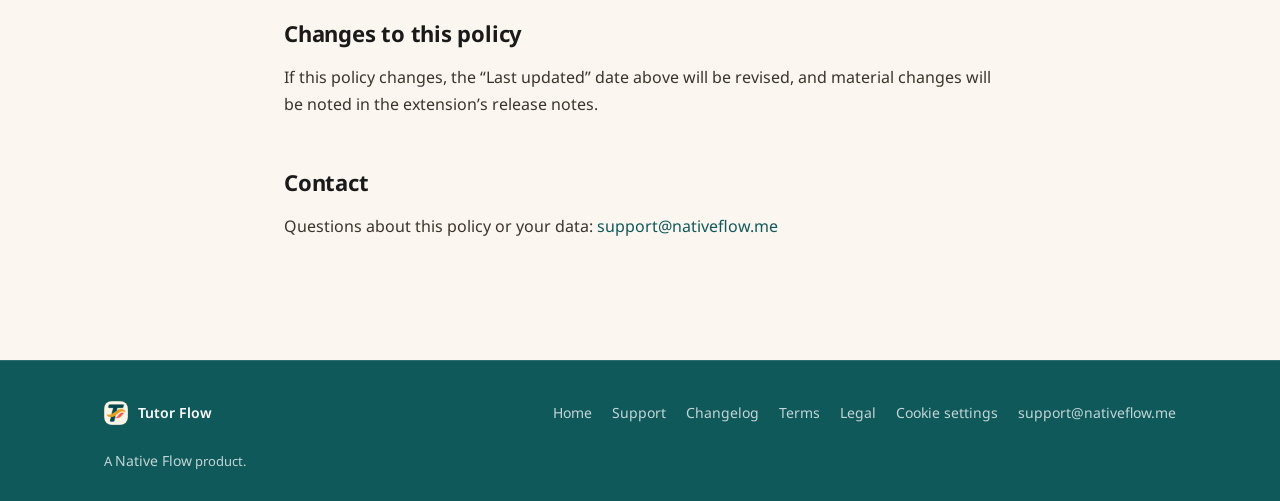
<file: tutor-flow/privacy-policy.html>
<!DOCTYPE html>
<html lang="en">
<head>
<script src="/tutor-flow/assets/consent.js"></script>
<meta charset="utf-8">
<meta name="viewport" content="width=device-width, initial-scale=1">
<title>Privacy Policy — Tutor Flow</title>
<meta name="description" content="Privacy Policy for Tutor Flow, a Chrome extension for Ringle tutors." />
<link rel="canonical" href="https://www.nativeflow.me/tutor-flow/privacy-policy" />
<meta name="robots" content="index, follow" />
<meta name="theme-color" content="#10595B" />
<link rel="icon" type="image/png" href="https://www.nativeflow.me/tutor-flow/assets/tutor-flow-mark.png" />
<link rel="preload" href="/tutor-flow/assets/fonts/noto-sans-latin-400-normal.woff2" as="font" type="font/woff2" crossorigin />
<link rel="stylesheet" href="/tutor-flow/assets/fonts.css" />
<style>
  html { scroll-behavior: smooth; }
  body { margin: 0; background: #FBF7F0; font-family: 'Noto Sans', -apple-system, BlinkMacSystemFont, 'Segoe UI', sans-serif; -webkit-font-smoothing: antialiased; color: #1A1A1A; }
  * { box-sizing: border-box; }
  a { color: #10595B; text-decoration: none; }
  a:hover { color: #0A3D3F; text-decoration: underline; }
  header { position: sticky; top: 0; z-index: 50; background: #10595B; border-bottom: 1px solid rgba(255,255,255,.12); }
  .nav-inner { max-width: 1120px; margin: 0 auto; padding: 0 24px; height: 68px; display: flex; align-items: center; gap: 10px; }
  .brand { display: flex; align-items: center; gap: 10px; color: #ffffff; text-decoration: none; }
  .brand:hover { text-decoration: none; }
  main { max-width: 760px; margin: 0 auto; padding: 72px 24px 104px; }
  h1 { margin: 0 0 8px; font-size: clamp(32px,5vw,44px); font-weight: 700; letter-spacing: -0.03em; line-height: 1.1; }
  .updated { margin: 0 0 8px; font-size: 14px; color: #6B6258; }
  .contact { margin: 0 0 48px; font-size: 14px; color: #6B6258; }
  h2 { margin: 48px 0 16px; font-size: 22px; font-weight: 700; letter-spacing: -0.01em; }
  p, li { font-size: 16px; line-height: 1.7; color: #3A342C; }
  ul { padding-left: 22px; }
  li { margin-bottom: 8px; }
  .flag { background: #FBEEDB; border: 1px solid #E6C98A; border-radius: 12px; padding: 16px 18px; font-size: 15px; color: #6B4E10; }
  footer { border-top: 1px solid rgba(255,255,255,.12); background: #10595B; color: #ffffff; }
  .footer-inner { max-width: 1120px; margin: 0 auto; padding: 40px 24px; display: flex; flex-wrap: wrap; align-items: center; gap: 24px; }
  .footer-brand { display: flex; align-items: center; gap: 10px; }
  .footer-nav { display: flex; flex-wrap: wrap; gap: 20px; margin-left: auto; }
  .footer-nav a, .footer-inner p a { font-size: 14px; color: rgba(255,255,255,.75); }
  header a:hover, footer a:hover { color: #ffffff; }
  .footer-inner p { margin: 0; font-size: 13px; color: rgba(255,255,255,.75); width: 100%; }
</style>
</head>
<body>

<header>
  <div class="nav-inner">
    <a href="./" class="brand">
      <img src="assets/tutor-flow-mark.png" alt="Tutor Flow" style="width:30px;height:30px;border-radius:12px;display:block" />
      <span style="font-size:16px;font-weight:700;letter-spacing:-0.01em">Tutor Flow</span>
    </a>
  </div>
</header>

<main>
  <h1>Privacy Policy — Tutor Flow</h1>
  <p class="updated">Last updated: 2026-10-06</p>
  <p class="contact">Contact: <a href="mailto:support@nativeflow.me">support@nativeflow.me</a></p>

  <h2>Overview</h2>
  <p>Tutor Flow is a Chrome extension that helps tutors on the Ringle platform manage lessons, track student progress, and streamline in-lesson workflows. This policy explains what data the extension handles, where it lives, and what control you have over it.</p>
  <p>The short version: your lesson content and student notes stay on your own computer, always. We run one small backend service for licensing, and it only ever sees your license key and subscription status — never your lesson or student data. Error reporting is switched <strong>off</strong> unless you turn it on, and even then it sends only technical details about what failed — never anything you or your student typed. See “Where data leaves your device” below for the full picture.</p>

  <h2>What data the extension collects</h2>
  <p>While you use the extension during Ringle tutoring sessions, it may store the following on your own device:</p>
  <ul>
    <li><strong>Student information</strong> you enter or that appears during lessons — student names, private notes, ratings, and lesson history.</li>
    <li><strong>Lesson content</strong> — question text, tutor responses, and paraphrase data generated during feedback workflows.</li>
    <li><strong>Draft content</strong> — in-progress text from the lesson editor, saved locally so it isn’t lost if the page reloads.</li>
    <li><strong>Diagnostic and error logs</strong> — a rolling record of extension activity used for troubleshooting, capped at a fixed size so older entries drop off automatically. Your license key is always masked before anything is logged. Beyond that specific masking, other message content isn’t filtered field-by-field, so an error or warning entry can occasionally include page-related text. This log stays on your device: it is never sent anywhere unless you choose to export and share it yourself. If you switch on error reporting (see below), a separate, more heavily redacted version of an error is sent — not this log.</li>
    <li><strong>License and subscription status</strong> — your license key, activation status, and expiry date, so the extension knows it’s activated. The key is masked (only the last few characters shown) anywhere it appears.</li>
    <li><strong>Google Calendar data</strong> — if you connect your Google account, the extension reads your calendar list and events to display your schedule, and your Google name and email so you can see which account is connected. It doesn’t read, write, or modify anything else in your Google account.</li>
  </ul>
  <p>The <em>extension</em> does <strong>not</strong> collect analytics, usage tracking, advertising identifiers, or browsing history outside of the Ringle platform pages it operates on.</p>

  <h2>Where this data is stored</h2>
  <p>Your lesson content, student notes, drafts, and diagnostic logs are stored locally in your browser, on your own device. None of it is transmitted to or stored on any server we operate — it never leaves your machine except in the situations below. Two things do leave: your license key and subscription status, which we need to verify against our license server, and — only if you switch error reporting on — redacted technical details of a failure, which go to Sentry and never include your lesson or student data.</p>

  <h2>Where data leaves your device</h2>
  <p>Data leaves your device in four situations, one of which is off unless you turn it on:</p>
  <ol style="padding-left: 22px;">
    <li style="margin-bottom: 8px; font-size: 16px; line-height: 1.7; color: #3A342C;"><strong>Google Calendar</strong> — read-only requests to display your calendar and connected-account name/email, sent only when you’ve connected your Google account, and only to Google’s own servers.</li>
    <li style="margin-bottom: 8px; font-size: 16px; line-height: 1.7; color: #3A342C;"><strong>Ringle’s own platform</strong> — the extension reads and writes data on Ringle’s pages as part of normal tutoring functionality, the same way any browser extension interacts with the page it’s installed on.</li>
    <li style="margin-bottom: 8px; font-size: 16px; line-height: 1.7; color: #3A342C;"><strong>The Tutor Flow license server</strong> (a small backend service we run) — your license key is sent here to activate and periodically re-verify your subscription. This service talks to Creem, our payment processor, on our behalf. It never sees your lesson content, student notes, or calendar data — it only stores your license key’s associated customer ID, subscription/activation status, and (if you use a referral code) which customer referred which.</li>
    <li style="margin-bottom: 8px; font-size: 16px; line-height: 1.7; color: #3A342C;"><strong>Sentry, our error-tracking service</strong> — <strong>only if you switch on “Send error reports” in the extension’s Settings tab.</strong> It is off by default and stays off until you turn it on; you can turn it off again at any time, and nothing is sent while it is off. See “Error reporting” below for exactly what an error report contains, and “Sending a diagnostic” for the separate, more detailed report you can choose to send when a feature stops working.</li>
  </ol>
  <p>The extension sends no data to any analytics service or advertiser, and none to any third party beyond Google, Ringle, our own license server, and — only with error reporting switched on — Sentry, as described above. The extension has no usage tracking, no advertising identifiers, and no way to report on what you do with it. (This website is separate from the extension, and uses optional analytics only if you accept them; see “This website” below.)</p>

  <h2>How we protect your data</h2>
  <p>The data at stake here is your Google Calendar data and profile, and your license key. Here’s what protects each of them:</p>
  <ul>
    <li><strong>Encrypted in transit.</strong> Every network request the extension makes — to Google’s Calendar API, to Ringle’s platform, to our license server, and to Sentry when error reporting is on — travels over HTTPS/TLS. The extension is only permitted to contact <code>https://</code> origins; it has no way to make an unencrypted request.</li>
    <li><strong>Your Google Calendar data and profile never reach a server we run.</strong> As described above, that data is read, displayed, and stored only inside Chrome’s own local extension storage on your device, which Chrome isolates from other extensions and websites. We keep no copy of it, so there’s nothing on our side to expose, lose, or have accessed by anyone else.</li>
    <li><strong>What our license server holds is deliberately minimal.</strong> It stores your license key’s associated customer ID, subscription/activation status, and (if applicable) referral relationship — never your lesson content, student notes, or Google data. It runs behind Cloudflare, which enforces TLS on every connection to it.</li>
    <li><strong>Error reports are stripped of sensitive content before they ever leave your device.</strong> See “Error reporting” above for exactly what is redacted; what reaches Sentry never includes your lesson content, student information, calendar data, or Google account details.</li>
    <li>Only the people running Tutor Flow can access the license server and our Sentry project, and neither one holds anything that would let us read your lessons, your students’ work, or your Google data.</li>
  </ul>

  <h2>Your Google Account data</h2>
  <p>If you choose to connect your Google account, we request two permissions:</p>
  <ul>
    <li>
      <strong>Read-only calendar access</strong> — this powers “Calendar Defender,” the feature that shows your existing Google Calendar events alongside your Ringle teaching schedule so you can spot double-bookings immediately. We only ever request read access, because the feature only needs to detect and display conflicts — it never creates, modifies, or deletes anything on your calendar. Calendar data is read and shown locally inside the extension; it’s never sent to or stored on any server we operate, and never shared with third parties. We looked at a narrower, per-calendar version of this permission, but tutors need conflicts checked across every calendar they keep (personal and professional), so a narrower scope wouldn’t support the feature as designed. <em>(Technical scope: <code>calendar.readonly</code>.)</em>
    </li>
    <li>
      <strong>Basic profile info (name and email)</strong> — this confirms which Google account is connected, so you can see at a glance that the calendar being read is the one you meant to connect. Shown only inside the extension; never stored on our servers or shared with anyone. <em>(Technical scope: <code>userinfo.profile</code>.)</em>
    </li>
    <li>You can disconnect at any time from the extension’s settings — this immediately revokes access through Google’s own systems.</li>
    <li>Our use of Google data follows the <a href="https://developers.google.com/terms/api-services-user-data-policy">Google API Services User Data Policy</a>, including its Limited Use requirements.</li>
  </ul>

  <h2>Error reporting</h2>
  <p>Tutor Flow sits on top of Ringle’s own pages, which means a change on Ringle’s side can stop a feature working without anything visibly breaking — a button quietly stops responding, a shortcut does nothing. Error reporting exists so those failures can be found and fixed rather than waiting for someone to notice and write in.</p>
  <p><strong>It is off by default.</strong> Nothing is sent unless you switch on “Send error reports” in the extension’s Settings tab, and you can switch it off again at any time. While it is off, errors are still recorded in the local log on your own device, exactly as described above, and go nowhere else.</p>
  <p>When it is on, an error report is sent to <a href="https://sentry.io/">Sentry</a>, an error-tracking service, and contains:</p>
  <ul>
    <li>What failed — the name of the feature and the specific step, plus the technical error message and stack trace from the extension’s own code.</li>
    <li>Which part of the extension it happened in, using our own names for our own features — <code>feedback</code>, <code>classroom</code>, <code>docs</code> and so on. <strong>No web address is included.</strong> Not the page you were on, not a shortened or templated version of it, not the domain. Any value that looks like an address is removed before a report is sent, whatever field it arrived in.</li>
    <li>The version of Tutor Flow, and Ringle’s own build identifier, so a breakage can be matched to the Ringle release that caused it.</li>
    <li>A random identifier generated once on your install. It is not derived from your Ringle account, your Google account, your email, or anything else about you. Its only purpose is to tell “this broke for one person” apart from “this broke for everyone”.</li>
    <li>Whether a feature that used to run has stopped running. The extension notes, on your device, which features ran on a given day; if some stop while others carry on, that is reported. It records nothing about which pages you visited.</li>
  </ul>
  <p>What an error report never contains: your lesson content, your students’ names or writing, your own feedback text, notes, drafts, calendar entries, your Google account details, your license key, or the web address of any page. The details attached to a failure are deliberately limited to counts, positions, and status values rather than text. On top of that, any field whose name indicates it could hold writing is removed before sending and replaced with a character count — so a report can say whether something was empty or unexpectedly long without carrying what it said — and every remaining value is truncated to a short length.</p>

  <h2>Sending a diagnostic</h2>
  <p>Automatic error reports say that something broke. They cannot say what to change, because fixing a broken feature means seeing how Ringle’s page is now built. That is what a diagnostic is for, and it is only ever sent because you chose to send it.</p>
  <p>When a feature can’t find something it needs on a Ringle page, the extension records <em>the structure of that page</em> and keeps it on your device. It waits there until you open the extension and decide. You’ll see a small number on the Tutor Flow icon, and a row in Settings naming the feature and when it happened, with <strong>Send</strong> and <strong>Discard</strong> beside it. Nothing is sent if you do nothing, and anything you don’t act on is deleted automatically after 24 hours.</p>
  <p>“Structure” means the skeleton of the page and nothing written on it: the names of the HTML elements, the identifiers Ringle puts on its own buttons and panels, how the elements are nested, and how many there are. <strong>Every piece of text is removed.</strong> Where knowing that a label changed is useful, the extension stores a short scrambled fingerprint of that text instead, from which the original cannot be read. Your students’ writing, your feedback, and anything else you or they typed are not part of it.</p>
  <p>There is also a <strong>Report the page I’m on</strong> button in Settings. It exists for the case where Ringle has moved something to an address the extension doesn’t recognise at all, so nothing is recorded automatically. Pressing it reads the page currently open in front of you — once, only when pressed — and sends its structure along with that page’s web address, because in that situation the address is the answer we need. This is the only circumstance in which Tutor Flow sends an address anywhere, and it never happens without you pressing that button.</p>
  <p>Diagnostics require error reporting to be switched on. Switching it off deletes anything still waiting to be sent.</p>
  <p>Sentry processes this data on our behalf as a service provider, on servers in the European Union. Turning the setting off stops anything further being sent; reports already sent are retained by Sentry for a limited period and then deleted. If you would like a report deleted sooner, email <a href="mailto:support@nativeflow.me">support@nativeflow.me</a>.</p>

  <h2 id="website">This website and cookies</h2>
  <p>This section covers this website (nativeflow.me/tutor-flow), not the Chrome extension. The extension is described in the sections above and doesn’t use Google Analytics or any cookies.</p>
  <p>With your permission, this website uses <strong>Google Analytics 4</strong>, provided by Google Ireland Limited (Google LLC in the US), to count visits and see which pages are useful. Nothing is loaded and no analytics cookies are set unless you click “Accept” in the cookie banner. If you decline, or ignore the banner, no analytics run.</p>
  <ul>
    <li><strong>What is collected, if you accept:</strong> pages viewed, approximate location (country/city level), browser and device type, referring page, and a random identifier stored in first-party cookies (<code>_ga</code> and <code>_ga_*</code>, which last up to two years). We don’t send your name, email or any account details to Google Analytics.</li>
    <li><strong>Why:</strong> to understand and improve the site. The legal basis is your consent (GDPR Art. 6(1)(a) and the ePrivacy rules), which you can withdraw at any time.</li>
    <li><strong>Changing your mind:</strong> use “Cookie settings” in the footer of any page to accept or decline again. Declining removes the analytics cookies from this site. Your choice is remembered in your browser’s local storage under the key <code>tf_analytics_consent</code>.</li>
    <li><strong>Transfers:</strong> Google may process this data in the United States and other countries, under its standard contractual clauses and the EU–US Data Privacy Framework where applicable. See <a href="https://policies.google.com/technologies/partner-sites">how Google uses data</a> and <a href="https://tools.google.com/dlpage/gaoptout">Google’s opt-out add-on</a>.</li>
    <li><strong>Other cookies:</strong> this site sets no advertising cookies and uses no other tracking. Fonts are hosted on this site itself, so no font requests go to Google.</li>
  </ul>
  <p>You can ask us to access or delete data we hold about you, or complain to your local data-protection authority, by emailing <a href="mailto:support@nativeflow.me">support@nativeflow.me</a>.</p>

  <h2>Data retention and your control over it</h2>
  <ul>
    <li>Everything stored locally stays on your device until you remove it — by uninstalling the extension, clearing your browser’s extension storage, or using the extension’s built-in tools.</li>
    <li>Diagnostic and error logs are capped and rotate automatically as new entries arrive. You can clear the stored log anytime from the extension’s popup (“Clear stored errors”). Clearing the local log does not affect any error report already sent to Sentry — see “Error reporting” above.</li>
    <li>Error reporting can be switched on and off at any time from the extension’s Settings tab (“Send error reports”). It is off until you turn it on.</li>
    <li>Diagnostics waiting to be sent are listed in Settings, can be discarded individually, are deleted automatically after 24 hours, and are all deleted the moment you switch error reporting off.</li>
    <li>Student tracker records (names, notes, ratings, lesson history) can be cleared anytime from the popup (“Reset all tracker data”).</li>
    <li>The “Export error log” feature saves a diagnostic file to your Downloads folder for troubleshooting. It’s created locally and only exists if you choose to export it — treat exported files the same way you’d treat any file containing student information.</li>
  </ul>

  <h2>Data we don’t collect</h2>
  <p>We don’t collect, and the extension has no way to collect: payment details (Creem, our payment processor, handles that directly — we never see your card), passwords, browsing history outside Ringle’s platform, contacts, location data, or anything from websites other than the Ringle, Google, and license-server systems described above.</p>

  <h2>Emails we may send you</h2>
  <p>When you buy a licence, Creem collects your email address in order to send you your activation key. We may also use that address to tell you about problems affecting the extension — for example, if a change on Ringle’s side has stopped a feature working and we need to let you know, or ask for your help diagnosing it.</p>
  <p>These are service messages about something you’re using, not marketing. We won’t send you promotional email on the basis of a purchase, and we won’t share your address with anyone for their own use.</p>

  <h2>Chrome Web Store Limited Use</h2>
  <p>Tutor Flow’s use of information received from Google APIs adheres to the <a href="https://developer.chrome.com/docs/webstore/program-policies/user-data-faq">Chrome Web Store User Data Policy</a>, including the <a href="https://developer.chrome.com/docs/webstore/program-policies/limited-use">Limited Use</a> requirements. We use the data the extension handles only to provide and improve the features described on this site and in the extension itself. We don’t transfer it to anyone except as set out above, we never use it for advertising or to build a profile of you, and no human reads it except where you’ve asked us to look at something.</p>

  <h2>Children’s privacy</h2>
  <p>Tutor Flow is a professional tool intended for adult tutors. It’s not directed at children, and we don’t knowingly collect data from children.</p>

  <h2>Changes to this policy</h2>
  <p>If this policy changes, the “Last updated” date above will be revised, and material changes will be noted in the extension’s release notes.</p>

  <h2>Contact</h2>
  <p>Questions about this policy or your data: <a href="mailto:support@nativeflow.me">support@nativeflow.me</a></p>
</main>

<footer>
  <div class="footer-inner">
    <div class="footer-brand">
      <img src="assets/tutor-flow-mark.png" alt="Tutor Flow logo" style="width:24px;height:24px;border-radius:8px;display:block" />
      <span style="font-size:14px;font-weight:600">Tutor Flow</span>
    </div>
    <nav class="footer-nav">
      <a href="./">Home</a>
      <a href="./support.html">Support</a>
      <a href="./changelog.html">Changelog</a>
      <a href="./terms-of-service.html">Terms</a>
      <a href="./legal-notice.html">Legal</a>
      <a href="#" data-cookie-settings>Cookie settings</a>
      <a href="mailto:support@nativeflow.me">support@nativeflow.me</a>
    </nav>
    <p>A <a href="/">Native Flow</a> product.</p>
  </div>
</footer>

</body>
</html>
</file>
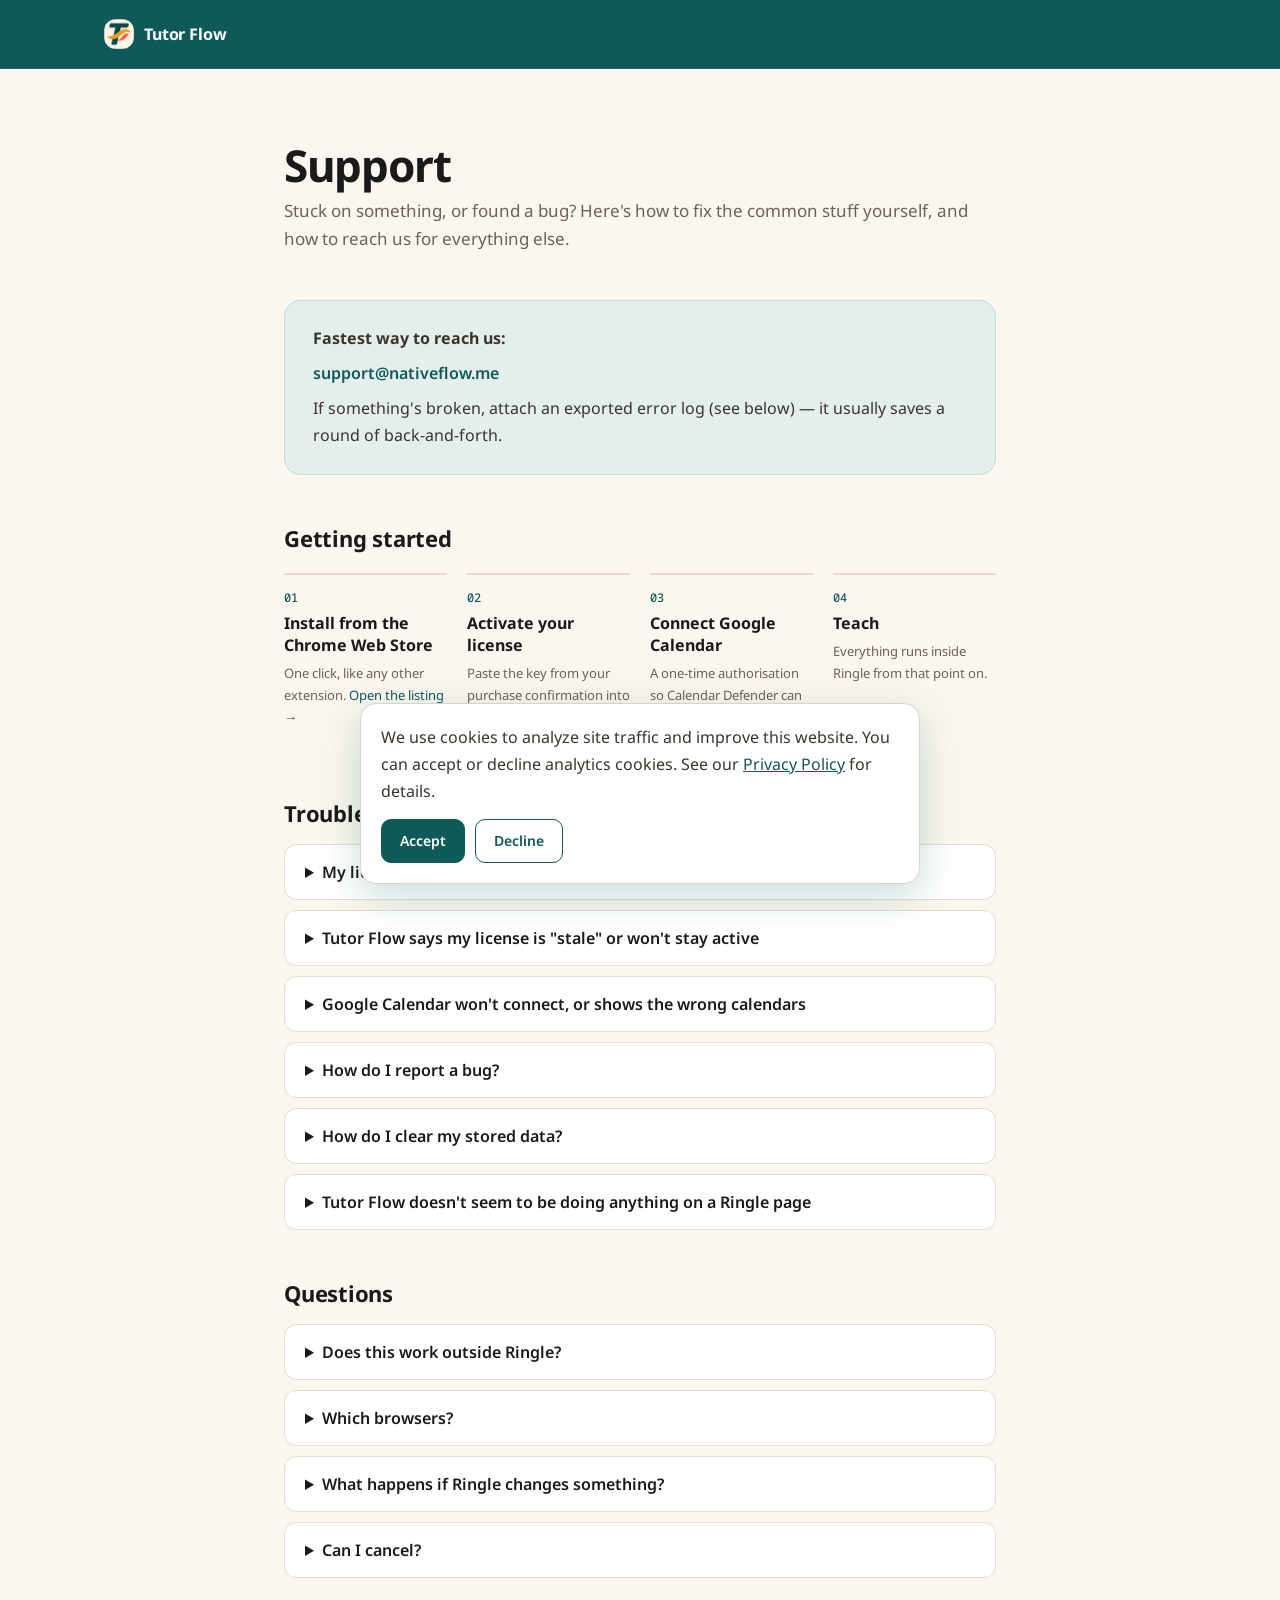
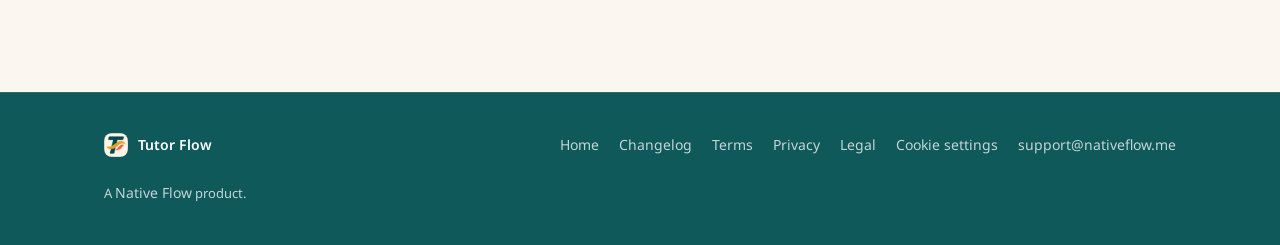
<file: tutor-flow/support.html>
<!DOCTYPE html>
<html lang="en">
<head>
<script src="/tutor-flow/assets/consent.js"></script>
<meta charset="utf-8">
<meta name="viewport" content="width=device-width, initial-scale=1">
<title>Support — Tutor Flow</title>
<meta name="description" content="Get help with Tutor Flow: activation, Google Calendar connection, troubleshooting, and contact info." />
<link rel="canonical" href="https://www.nativeflow.me/tutor-flow/support" />
<meta name="robots" content="index, follow" />
<meta name="theme-color" content="#10595B" />
<link rel="icon" type="image/png" href="https://www.nativeflow.me/tutor-flow/assets/tutor-flow-mark.png" />
<link rel="preload" href="/tutor-flow/assets/fonts/noto-sans-latin-400-normal.woff2" as="font" type="font/woff2" crossorigin />
<link rel="stylesheet" href="/tutor-flow/assets/fonts.css" />
<style>
  html { scroll-behavior: smooth; }
  body { margin: 0; background: #FBF7F0; font-family: 'Noto Sans', -apple-system, BlinkMacSystemFont, 'Segoe UI', sans-serif; -webkit-font-smoothing: antialiased; color: #1A1A1A; }
  * { box-sizing: border-box; }
  a { color: #10595B; text-decoration: none; }
  a:hover { color: #0A3D3F; text-decoration: underline; }
  header { position: sticky; top: 0; z-index: 50; background: #10595B; border-bottom: 1px solid rgba(255,255,255,.12); }
  .nav-inner { max-width: 1120px; margin: 0 auto; padding: 0 24px; height: 68px; display: flex; align-items: center; gap: 10px; }
  .brand { display: flex; align-items: center; gap: 10px; color: #ffffff; text-decoration: none; }
  .brand:hover { text-decoration: none; }
  main { max-width: 760px; margin: 0 auto; padding: 72px 24px 104px; }
  h1 { margin: 0 0 8px; font-size: clamp(32px,5vw,44px); font-weight: 700; letter-spacing: -0.03em; line-height: 1.1; }
  .subtitle { margin: 0 0 48px; font-size: 17px; line-height: 1.6; color: #6B6258; }
  h2 { margin: 48px 0 16px; font-size: 22px; font-weight: 700; letter-spacing: -0.01em; }
  h3 { margin: 28px 0 10px; font-size: 16px; font-weight: 700; }
  p, li { font-size: 16px; line-height: 1.7; color: #3A342C; }
  ul, ol { padding-left: 22px; }
  li { margin-bottom: 8px; }
  code { font-family: 'Noto Sans Mono', 'SF Mono', ui-monospace, monospace; font-size: 14px; background: #EFE5D7; border: 1px solid #E6DCCF; border-radius: 6px; padding: 1px 6px; }
  .contact-card { background: #E4EEED; border: 1px solid #C7DEDC; border-radius: 16px; padding: 24px 28px; display: flex; flex-direction: column; gap: 8px; }
  .contact-card p { margin: 0; }
  .contact-card a { font-weight: 600; }
  .steps { display: grid; grid-template-columns: repeat(auto-fit, minmax(160px, 1fr)); gap: 20px; margin: 20px 0 0; }
  .step { display: flex; flex-direction: column; gap: 6px; padding-top: 14px; border-top: 2px solid #E6DCCF; }
  .step span.num { font-family: 'Noto Sans Mono', 'SF Mono', ui-monospace, monospace; font-size: 12px; color: #10595B; font-weight: 500; }
  .step p { margin: 0; font-size: 13px; color: #6B6258; }
  details { background: #ffffff; border: 1px solid #E6DCCF; border-radius: 12px; padding: 16px 20px; margin-bottom: 10px; }
  summary { font-weight: 600; cursor: pointer; }
  details p { margin: 10px 0 0; }
  footer { border-top: 1px solid rgba(255,255,255,.12); background: #10595B; color: #ffffff; }
  .footer-inner { max-width: 1120px; margin: 0 auto; padding: 40px 24px; display: flex; flex-wrap: wrap; align-items: center; gap: 24px; }
  .footer-brand { display: flex; align-items: center; gap: 10px; }
  .footer-nav { display: flex; flex-wrap: wrap; gap: 20px; margin-left: auto; }
  .footer-nav a, .footer-inner p a { font-size: 14px; color: rgba(255,255,255,.75); }
  header a:hover, footer a:hover { color: #ffffff; }
  .footer-inner p { margin: 0; font-size: 13px; color: rgba(255,255,255,.75); width: 100%; }
</style>
</head>
<body>

<header>
  <div class="nav-inner">
    <a href="./" class="brand">
      <img src="assets/tutor-flow-mark.png" alt="Tutor Flow" style="width:30px;height:30px;border-radius:12px;display:block" />
      <span style="font-size:16px;font-weight:700;letter-spacing:-0.01em">Tutor Flow</span>
    </a>
  </div>
</header>

<main>
  <h1>Support</h1>
  <p class="subtitle">Stuck on something, or found a bug? Here's how to fix the common stuff yourself, and how to reach us for everything else.</p>

  <div class="contact-card">
    <p><strong>Fastest way to reach us:</strong></p>
    <p><a href="mailto:support@nativeflow.me">support@nativeflow.me</a></p>
    <p>If something's broken, attach an exported error log (see below) — it usually saves a round of back-and-forth.</p>
  </div>

  <h2>Getting started</h2>
  <div class="steps">
    <div class="step">
      <span class="num">01</span>
      <h3 style="margin:0">Install from the Chrome Web Store</h3>
      <p>One click, like any other extension. <a href="https://chromewebstore.google.com/detail/ochafmbljgmbhefgkmiljfllpfhniimk" target="_blank" rel="noopener">Open the listing →</a></p>
    </div>
    <div class="step">
      <span class="num">02</span>
      <h3 style="margin:0">Activate your license</h3>
      <p>Paste the key from your purchase confirmation into the extension. <a href="/tutor-flow/#pricing">Buy a licence →</a></p>
    </div>
    <div class="step">
      <span class="num">03</span>
      <h3 style="margin:0">Connect Google Calendar</h3>
      <p>A one-time authorisation so Calendar Defender can see your existing commitments.</p>
    </div>
    <div class="step">
      <span class="num">04</span>
      <h3 style="margin:0">Teach</h3>
      <p>Everything runs inside Ringle from that point on.</p>
    </div>
  </div>

  <h2>Troubleshooting</h2>

  <details>
    <summary>My license key won't activate</summary>
    <p>Double-check you're pasting the exact key from your purchase confirmation email — it's easy to grab a trailing space by accident. If the key was already activated on another browser profile or machine, deactivate it there first, or from your Creem customer-portal link (in your purchase confirmation). If it still won't activate, export your error log (below) and email it to us along with the last few characters of your key — never the full key.</p>
  </details>

  <details>
    <summary>Tutor Flow says my license is "stale" or won't stay active</summary>
    <p>Tutor Flow re-checks your license with our license server roughly once a day. If your device has been offline for a while, it keeps working off the last confirmed status for up to two weeks before it needs to reconnect. If it's been offline longer than that, just get back online and it'll re-validate automatically the next time you use it.</p>
  </details>

  <details>
    <summary>Google Calendar won't connect, or shows the wrong calendars</summary>
    <p>Open the extension popup and disconnect, then reconnect — this re-runs the one-time Google authorisation. If a calendar you expect isn't showing up, make sure you have at least reader access to it in Google Calendar itself. Disconnecting at any time immediately revokes Tutor Flow's access via Google's own revocation endpoint, so reconnecting always starts from a clean grant.</p>
  </details>

  <details>
    <summary>How do I report a bug?</summary>
    <p>From the extension popup, click <strong>Export error log</strong> — it saves a diagnostic file to your Downloads folder. Email that file to <a href="mailto:support@nativeflow.me">support@nativeflow.me</a> along with what you were doing when it happened. The log is capped and rotates automatically, and known-sensitive values like your license key are masked before they're ever written to it — see our <a href="./privacy-policy.html">Privacy Policy</a> for details.</p>
  </details>

  <details>
    <summary>How do I clear my stored data?</summary>
    <p>From the extension popup: <strong>Clear stored errors</strong> wipes the diagnostic/error log, and <strong>Reset all tracker data</strong> wipes your saved student records and notes. Both take effect immediately and can't be undone.</p>
  </details>

  <details>
    <summary>Tutor Flow doesn't seem to be doing anything on a Ringle page</summary>
    <p>It only runs on Ringle's own tutor pages, so make sure you're logged in and on a lesson, classroom, or feedback page. A refresh usually fixes anything that looks stuck after a Ringle update — if it doesn't, check the <a href="./changelog.html">Changelog</a> for a known issue, or reach out.</p>
  </details>

  <h2>Questions</h2>
  <details>
    <summary>Does this work outside Ringle?</summary>
    <p>No. Tutor Flow only runs on Ringle's own pages — it's built for that one workflow.</p>
  </details>
  <details>
    <summary>Which browsers?</summary>
    <p>Chrome, and Chromium-based browsers like Edge, Brave, and Arc.</p>
  </details>
  <details>
    <summary>What happens if Ringle changes something?</summary>
    <p>Tutor Flow is maintained alongside Ringle's updates. The developer teaches on Ringle too, so changes get noticed and fixed quickly, and the <a href="./changelog.html">changelog</a> records them.</p>
  </details>
  <details>
    <summary>Can I cancel?</summary>
    <p>Yes, anytime. Monthly and annual both cancel from your purchase confirmation, or see our <a href="./terms-of-service.html">Terms of Service</a> for the full billing policy.</p>
  </details>
</main>

<footer>
  <div class="footer-inner">
    <div class="footer-brand">
      <img src="assets/tutor-flow-mark.png" alt="Tutor Flow logo" style="width:24px;height:24px;border-radius:8px;display:block" />
      <span style="font-size:14px;font-weight:600">Tutor Flow</span>
    </div>
    <nav class="footer-nav">
      <a href="./">Home</a>
      <a href="./changelog.html">Changelog</a>
      <a href="./terms-of-service.html">Terms</a>
      <a href="./privacy-policy.html">Privacy</a>
      <a href="./legal-notice.html">Legal</a>
      <a href="#" data-cookie-settings>Cookie settings</a>
      <a href="mailto:support@nativeflow.me">support@nativeflow.me</a>
    </nav>
    <p>A <a href="/">Native Flow</a> product.</p>
  </div>
</footer>

</body>
</html>
</file>
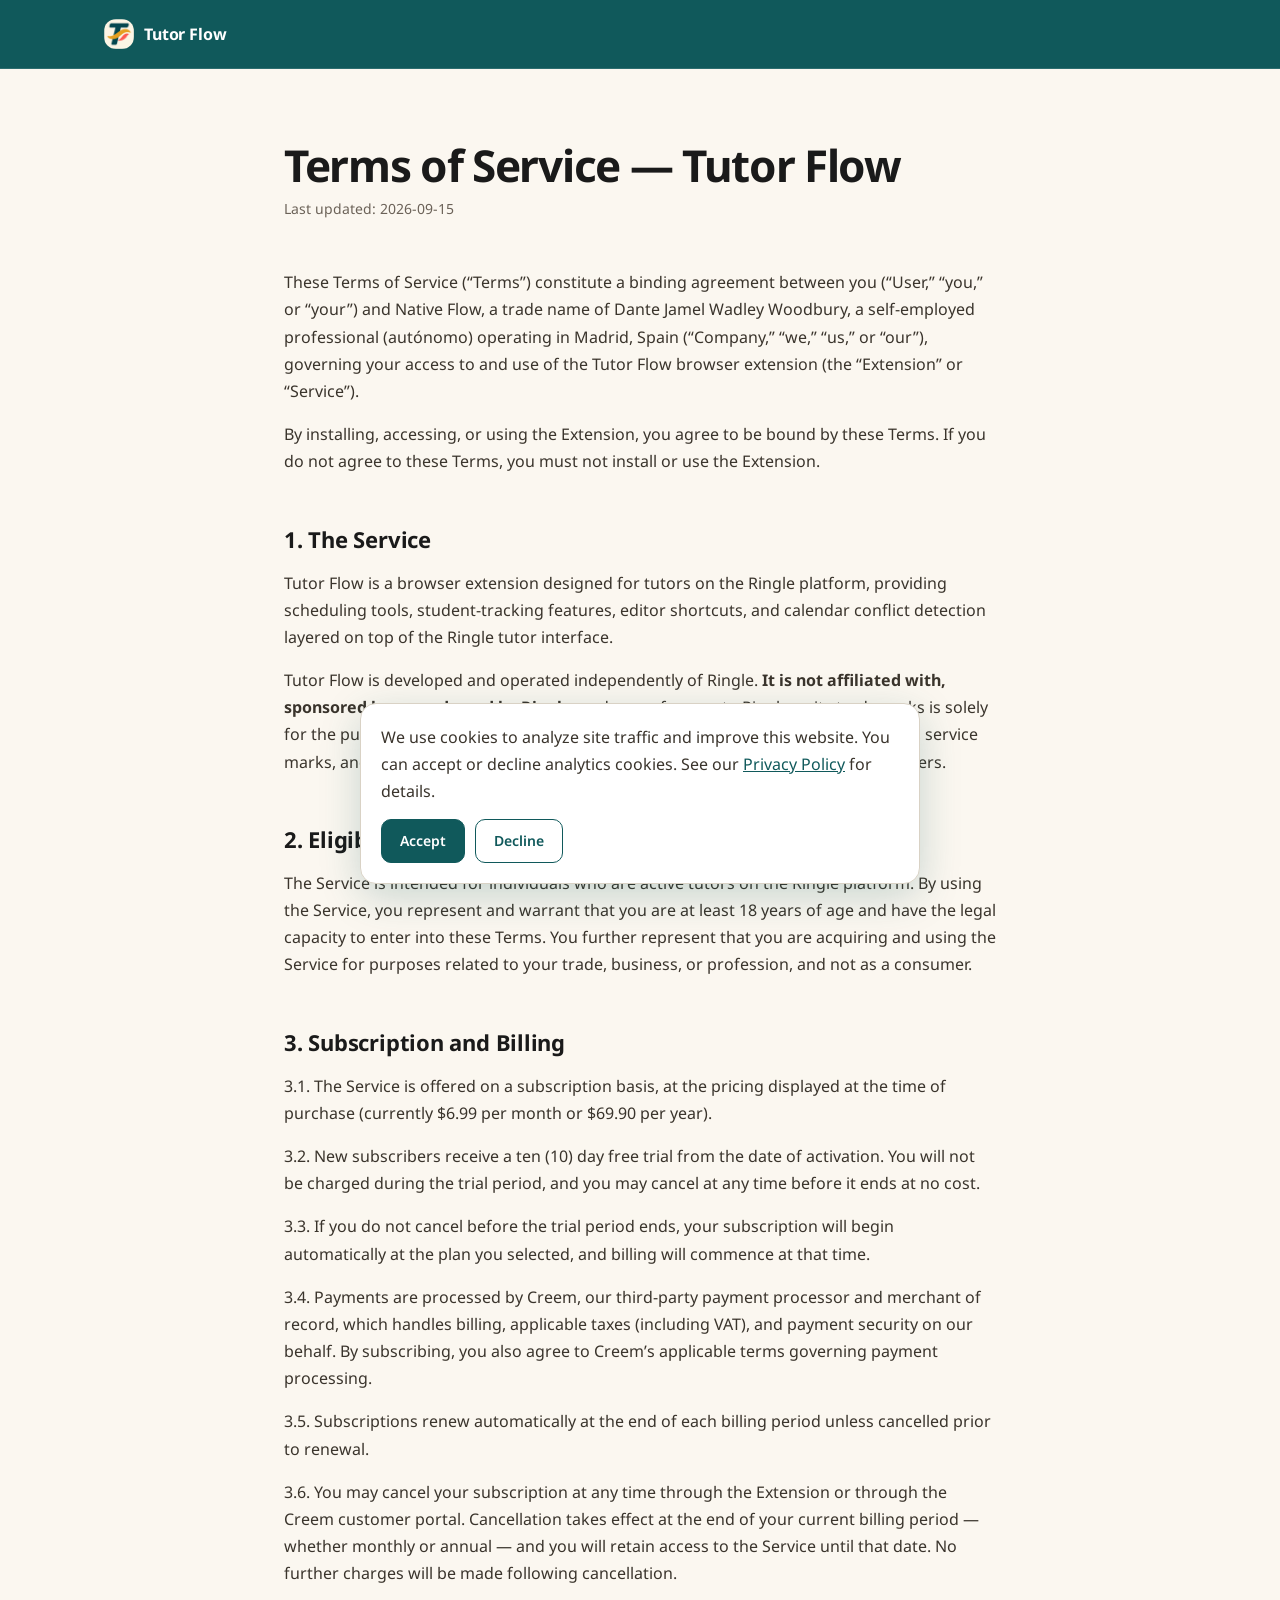
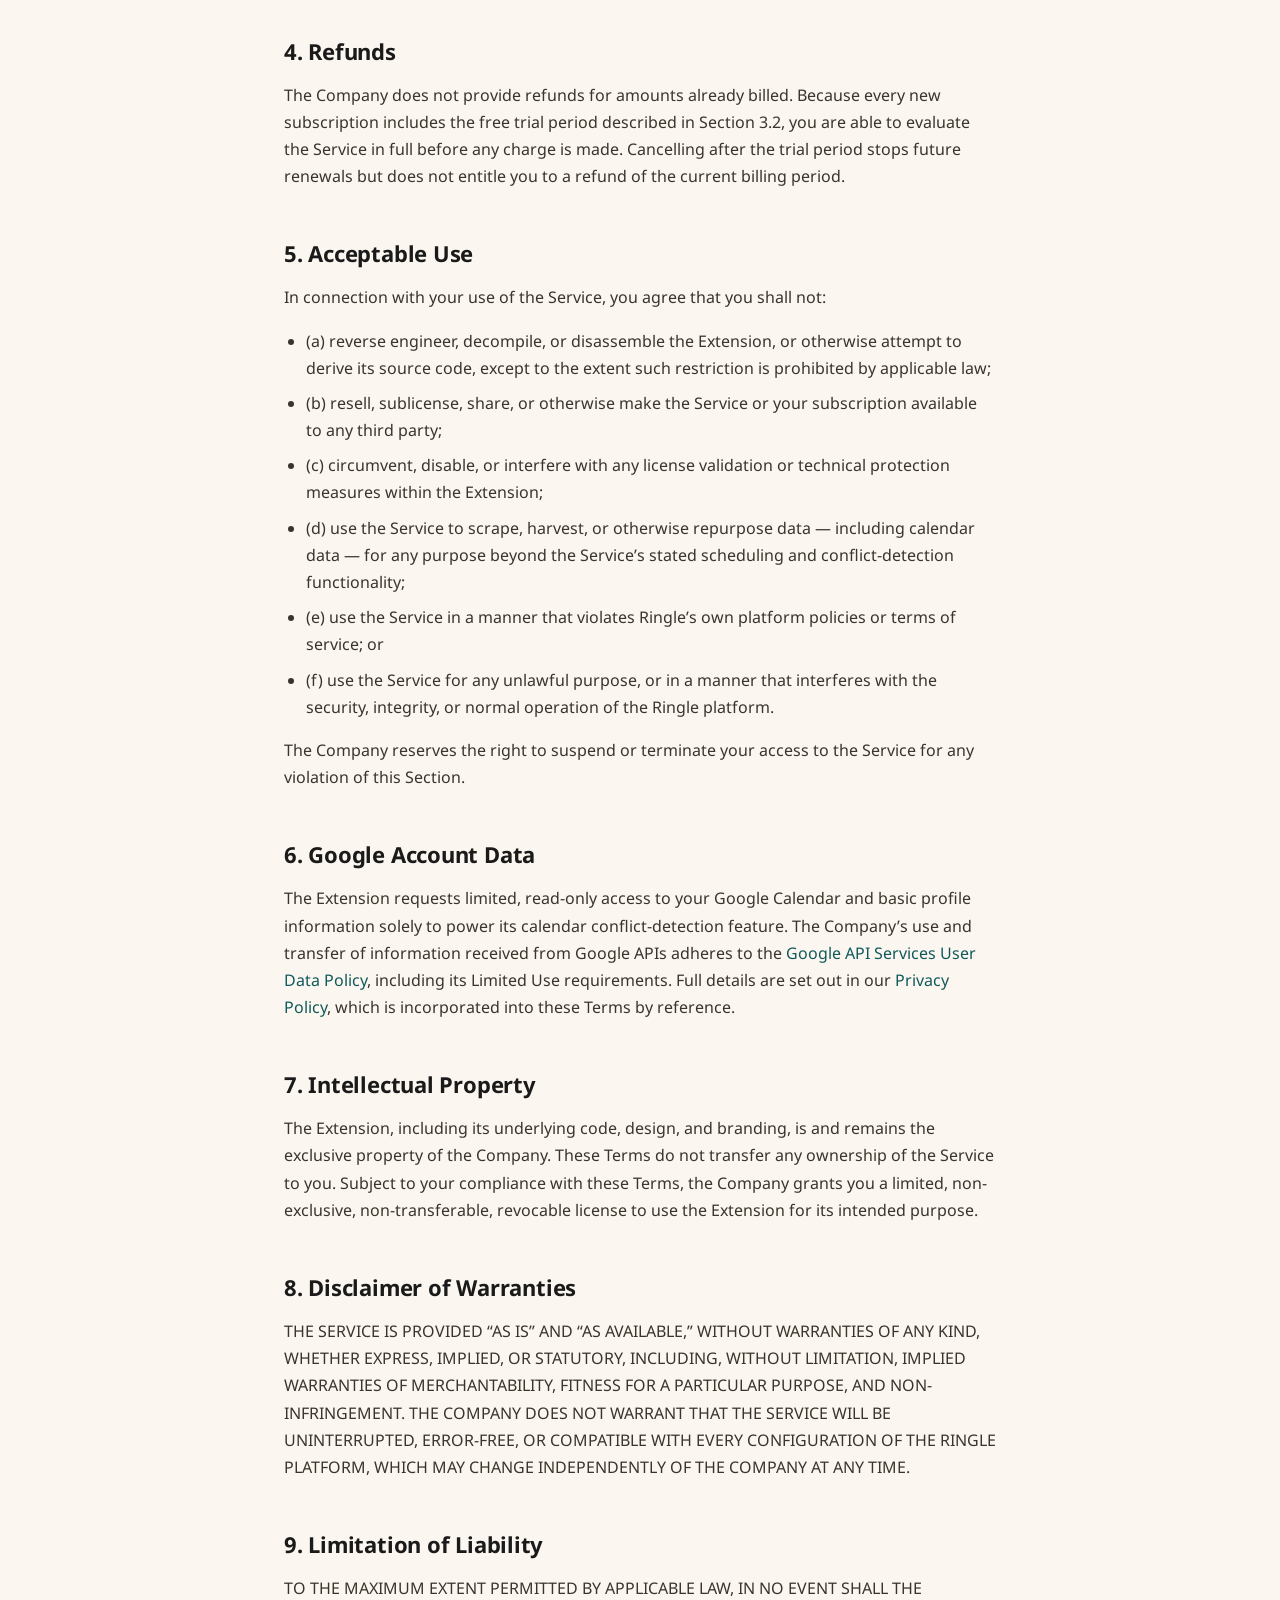
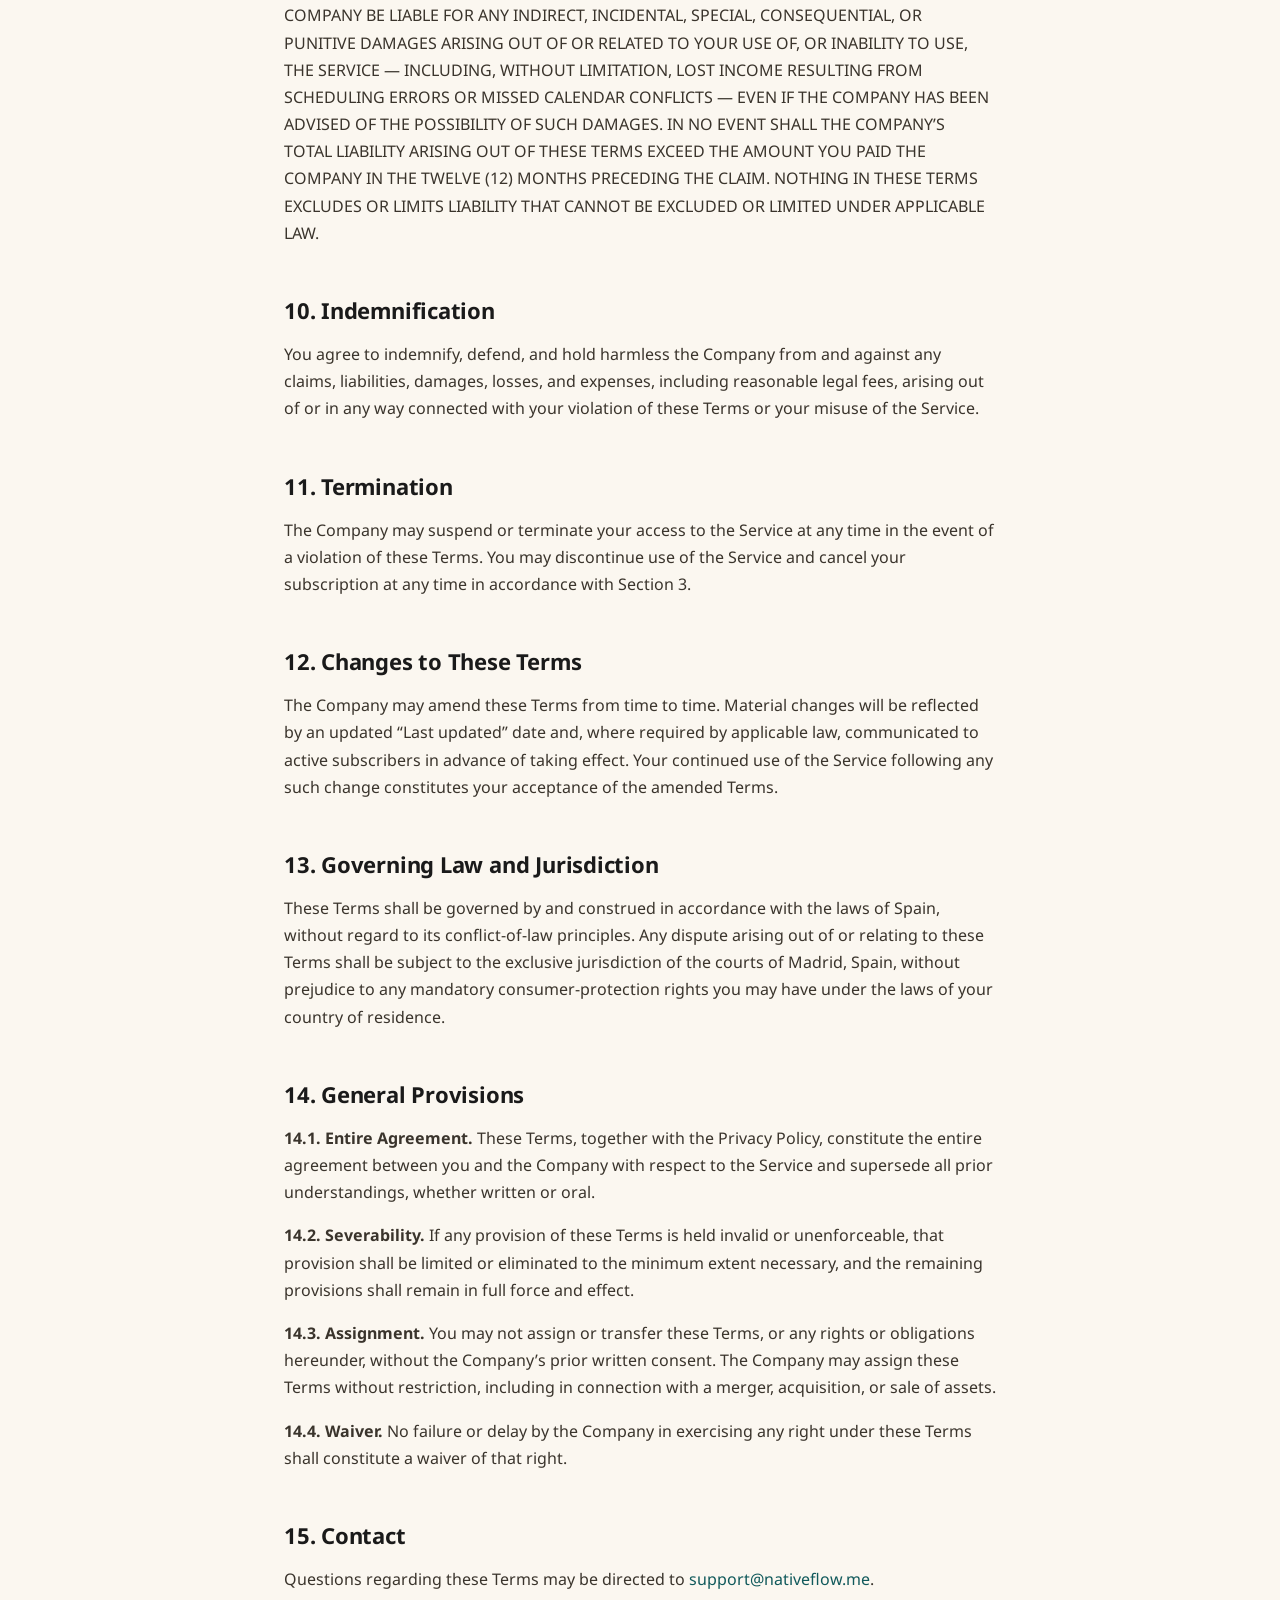
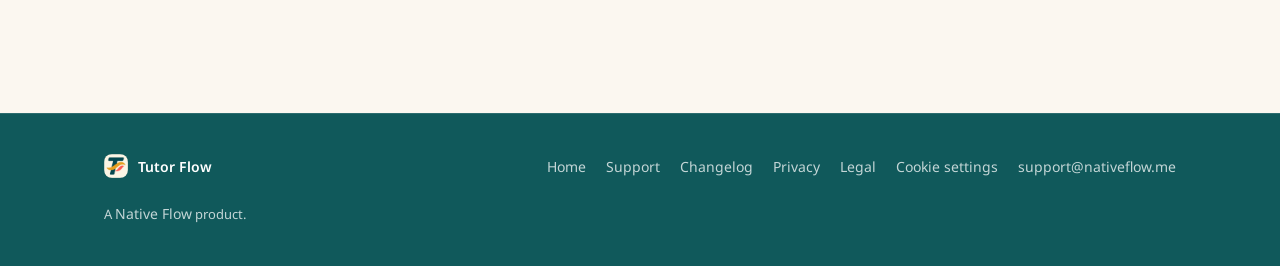
<file: tutor-flow/terms-of-service.html>
<!DOCTYPE html>
<html lang="en">
<head>
<script src="/tutor-flow/assets/consent.js"></script>
<meta charset="utf-8">
<meta name="viewport" content="width=device-width, initial-scale=1">
<title>Terms of Service — Tutor Flow</title>
<meta name="description" content="Terms of Service for Tutor Flow, a Chrome extension for Ringle tutors." />
<link rel="canonical" href="https://www.nativeflow.me/tutor-flow/terms-of-service" />
<meta name="robots" content="index, follow" />
<meta name="theme-color" content="#10595B" />
<link rel="icon" type="image/png" href="https://www.nativeflow.me/tutor-flow/assets/tutor-flow-mark.png" />
<link rel="preload" href="/tutor-flow/assets/fonts/noto-sans-latin-400-normal.woff2" as="font" type="font/woff2" crossorigin />
<link rel="stylesheet" href="/tutor-flow/assets/fonts.css" />
<style>
  html { scroll-behavior: smooth; }
  body { margin: 0; background: #FBF7F0; font-family: 'Noto Sans', -apple-system, BlinkMacSystemFont, 'Segoe UI', sans-serif; -webkit-font-smoothing: antialiased; color: #1A1A1A; }
  * { box-sizing: border-box; }
  a { color: #10595B; text-decoration: none; }
  a:hover { color: #0A3D3F; text-decoration: underline; }
  header { position: sticky; top: 0; z-index: 50; background: #10595B; border-bottom: 1px solid rgba(255,255,255,.12); }
  .nav-inner { max-width: 1120px; margin: 0 auto; padding: 0 24px; height: 68px; display: flex; align-items: center; gap: 10px; }
  .brand { display: flex; align-items: center; gap: 10px; color: #ffffff; text-decoration: none; }
  .brand:hover { text-decoration: none; }
  main { max-width: 760px; margin: 0 auto; padding: 72px 24px 104px; }
  h1 { margin: 0 0 8px; font-size: clamp(32px,5vw,44px); font-weight: 700; letter-spacing: -0.03em; line-height: 1.1; }
  .updated { margin: 0 0 48px; font-size: 14px; color: #6B6258; }
  h2 { margin: 48px 0 16px; font-size: 22px; font-weight: 700; letter-spacing: -0.01em; }
  p, li { font-size: 16px; line-height: 1.7; color: #3A342C; }
  ul { padding-left: 22px; }
  li { margin-bottom: 8px; }
  .flag { background: #FBEEDB; border: 1px solid #E6C98A; border-radius: 12px; padding: 16px 18px; font-size: 15px; color: #6B4E10; }
  footer { border-top: 1px solid rgba(255,255,255,.12); background: #10595B; color: #ffffff; }
  .footer-inner { max-width: 1120px; margin: 0 auto; padding: 40px 24px; display: flex; flex-wrap: wrap; align-items: center; gap: 24px; }
  .footer-brand { display: flex; align-items: center; gap: 10px; }
  .footer-nav { display: flex; flex-wrap: wrap; gap: 20px; margin-left: auto; }
  .footer-nav a, .footer-inner p a { font-size: 14px; color: rgba(255,255,255,.75); }
  header a:hover, footer a:hover { color: #ffffff; }
  .footer-inner p { margin: 0; font-size: 13px; color: rgba(255,255,255,.75); width: 100%; }
</style>
</head>
<body>

<header>
  <div class="nav-inner">
    <a href="./" class="brand">
      <img src="assets/tutor-flow-mark.png" alt="Tutor Flow" style="width:30px;height:30px;border-radius:12px;display:block" />
      <span style="font-size:16px;font-weight:700;letter-spacing:-0.01em">Tutor Flow</span>
    </a>
  </div>
</header>

<main>
  <h1>Terms of Service — Tutor Flow</h1>
  <p class="updated">Last updated: 2026-09-15</p>

  <p>These Terms of Service (“Terms”) constitute a binding agreement between you (“User,” “you,” or “your”) and Native Flow, a trade name of Dante Jamel Wadley Woodbury, a self-employed professional (autónomo) operating in Madrid, Spain (“Company,” “we,” “us,” or “our”), governing your access to and use of the Tutor Flow browser extension (the “Extension” or “Service”).</p>
  <p>By installing, accessing, or using the Extension, you agree to be bound by these Terms. If you do not agree to these Terms, you must not install or use the Extension.</p>

  <h2>1. The Service</h2>
  <p>Tutor Flow is a browser extension designed for tutors on the Ringle platform, providing scheduling tools, student-tracking features, editor shortcuts, and calendar conflict detection layered on top of the Ringle tutor interface.</p>
  <p>Tutor Flow is developed and operated independently of Ringle. <strong>It is not affiliated with, sponsored by, or endorsed by Ringle</strong>, and any reference to Ringle or its trademarks is solely for the purpose of describing compatibility with the Ringle platform. All trademarks, service marks, and trade names referenced herein are the property of their respective owners.</p>

  <h2>2. Eligibility</h2>
  <p>The Service is intended for individuals who are active tutors on the Ringle platform. By using the Service, you represent and warrant that you are at least 18 years of age and have the legal capacity to enter into these Terms. You further represent that you are acquiring and using the Service for purposes related to your trade, business, or profession, and not as a consumer.</p>

  <h2>3. Subscription and Billing</h2>
  <p>3.1. The Service is offered on a subscription basis, at the pricing displayed at the time of purchase (currently $6.99 per month or $69.90 per year).</p>
  <p>3.2. New subscribers receive a ten (10) day free trial from the date of activation. You will not be charged during the trial period, and you may cancel at any time before it ends at no cost.</p>
  <p>3.3. If you do not cancel before the trial period ends, your subscription will begin automatically at the plan you selected, and billing will commence at that time.</p>
  <p>3.4. Payments are processed by Creem, our third-party payment processor and merchant of record, which handles billing, applicable taxes (including VAT), and payment security on our behalf. By subscribing, you also agree to Creem’s applicable terms governing payment processing.</p>
  <p>3.5. Subscriptions renew automatically at the end of each billing period unless cancelled prior to renewal.</p>
  <p>3.6. You may cancel your subscription at any time through the Extension or through the Creem customer portal. Cancellation takes effect at the end of your current billing period — whether monthly or annual — and you will retain access to the Service until that date. No further charges will be made following cancellation.</p>

  <h2>4. Refunds</h2>
  <p>The Company does not provide refunds for amounts already billed. Because every new subscription includes the free trial period described in Section 3.2, you are able to evaluate the Service in full before any charge is made. Cancelling after the trial period stops future renewals but does not entitle you to a refund of the current billing period.</p>

  <h2>5. Acceptable Use</h2>
  <p>In connection with your use of the Service, you agree that you shall not:</p>
  <ul>
    <li>(a) reverse engineer, decompile, or disassemble the Extension, or otherwise attempt to derive its source code, except to the extent such restriction is prohibited by applicable law;</li>
    <li>(b) resell, sublicense, share, or otherwise make the Service or your subscription available to any third party;</li>
    <li>(c) circumvent, disable, or interfere with any license validation or technical protection measures within the Extension;</li>
    <li>(d) use the Service to scrape, harvest, or otherwise repurpose data — including calendar data — for any purpose beyond the Service’s stated scheduling and conflict-detection functionality;</li>
    <li>(e) use the Service in a manner that violates Ringle’s own platform policies or terms of service; or</li>
    <li>(f) use the Service for any unlawful purpose, or in a manner that interferes with the security, integrity, or normal operation of the Ringle platform.</li>
  </ul>
  <p>The Company reserves the right to suspend or terminate your access to the Service for any violation of this Section.</p>

  <h2>6. Google Account Data</h2>
  <p>The Extension requests limited, read-only access to your Google Calendar and basic profile information solely to power its calendar conflict-detection feature. The Company’s use and transfer of information received from Google APIs adheres to the <a href="https://developers.google.com/terms/api-services-user-data-policy">Google API Services User Data Policy</a>, including its Limited Use requirements. Full details are set out in our <a href="./privacy-policy.html">Privacy Policy</a>, which is incorporated into these Terms by reference.</p>

  <h2>7. Intellectual Property</h2>
  <p>The Extension, including its underlying code, design, and branding, is and remains the exclusive property of the Company. These Terms do not transfer any ownership of the Service to you. Subject to your compliance with these Terms, the Company grants you a limited, non-exclusive, non-transferable, revocable license to use the Extension for its intended purpose.</p>

  <h2>8. Disclaimer of Warranties</h2>
  <p>THE SERVICE IS PROVIDED “AS IS” AND “AS AVAILABLE,” WITHOUT WARRANTIES OF ANY KIND, WHETHER EXPRESS, IMPLIED, OR STATUTORY, INCLUDING, WITHOUT LIMITATION, IMPLIED WARRANTIES OF MERCHANTABILITY, FITNESS FOR A PARTICULAR PURPOSE, AND NON-INFRINGEMENT. THE COMPANY DOES NOT WARRANT THAT THE SERVICE WILL BE UNINTERRUPTED, ERROR-FREE, OR COMPATIBLE WITH EVERY CONFIGURATION OF THE RINGLE PLATFORM, WHICH MAY CHANGE INDEPENDENTLY OF THE COMPANY AT ANY TIME.</p>

  <h2>9. Limitation of Liability</h2>
  <p>TO THE MAXIMUM EXTENT PERMITTED BY APPLICABLE LAW, IN NO EVENT SHALL THE COMPANY BE LIABLE FOR ANY INDIRECT, INCIDENTAL, SPECIAL, CONSEQUENTIAL, OR PUNITIVE DAMAGES ARISING OUT OF OR RELATED TO YOUR USE OF, OR INABILITY TO USE, THE SERVICE — INCLUDING, WITHOUT LIMITATION, LOST INCOME RESULTING FROM SCHEDULING ERRORS OR MISSED CALENDAR CONFLICTS — EVEN IF THE COMPANY HAS BEEN ADVISED OF THE POSSIBILITY OF SUCH DAMAGES. IN NO EVENT SHALL THE COMPANY’S TOTAL LIABILITY ARISING OUT OF THESE TERMS EXCEED THE AMOUNT YOU PAID THE COMPANY IN THE TWELVE (12) MONTHS PRECEDING THE CLAIM. NOTHING IN THESE TERMS EXCLUDES OR LIMITS LIABILITY THAT CANNOT BE EXCLUDED OR LIMITED UNDER APPLICABLE LAW.</p>

  <h2>10. Indemnification</h2>
  <p>You agree to indemnify, defend, and hold harmless the Company from and against any claims, liabilities, damages, losses, and expenses, including reasonable legal fees, arising out of or in any way connected with your violation of these Terms or your misuse of the Service.</p>

  <h2>11. Termination</h2>
  <p>The Company may suspend or terminate your access to the Service at any time in the event of a violation of these Terms. You may discontinue use of the Service and cancel your subscription at any time in accordance with Section 3.</p>

  <h2>12. Changes to These Terms</h2>
  <p>The Company may amend these Terms from time to time. Material changes will be reflected by an updated “Last updated” date and, where required by applicable law, communicated to active subscribers in advance of taking effect. Your continued use of the Service following any such change constitutes your acceptance of the amended Terms.</p>

  <h2>13. Governing Law and Jurisdiction</h2>
  <p>These Terms shall be governed by and construed in accordance with the laws of Spain, without regard to its conflict-of-law principles. Any dispute arising out of or relating to these Terms shall be subject to the exclusive jurisdiction of the courts of Madrid, Spain, without prejudice to any mandatory consumer-protection rights you may have under the laws of your country of residence.</p>

  <h2>14. General Provisions</h2>
  <p><strong>14.1. Entire Agreement.</strong> These Terms, together with the Privacy Policy, constitute the entire agreement between you and the Company with respect to the Service and supersede all prior understandings, whether written or oral.</p>
  <p><strong>14.2. Severability.</strong> If any provision of these Terms is held invalid or unenforceable, that provision shall be limited or eliminated to the minimum extent necessary, and the remaining provisions shall remain in full force and effect.</p>
  <p><strong>14.3. Assignment.</strong> You may not assign or transfer these Terms, or any rights or obligations hereunder, without the Company’s prior written consent. The Company may assign these Terms without restriction, including in connection with a merger, acquisition, or sale of assets.</p>
  <p><strong>14.4. Waiver.</strong> No failure or delay by the Company in exercising any right under these Terms shall constitute a waiver of that right.</p>

  <h2>15. Contact</h2>
  <p>Questions regarding these Terms may be directed to <a href="mailto:support@nativeflow.me">support@nativeflow.me</a>.</p>
</main>

<footer>
  <div class="footer-inner">
    <div class="footer-brand">
      <img src="assets/tutor-flow-mark.png" alt="Tutor Flow logo" style="width:24px;height:24px;border-radius:8px;display:block" />
      <span style="font-size:14px;font-weight:600">Tutor Flow</span>
    </div>
    <nav class="footer-nav">
      <a href="./">Home</a>
      <a href="./support.html">Support</a>
      <a href="./changelog.html">Changelog</a>
      <a href="./privacy-policy.html">Privacy</a>
      <a href="./legal-notice.html">Legal</a>
      <a href="#" data-cookie-settings>Cookie settings</a>
      <a href="mailto:support@nativeflow.me">support@nativeflow.me</a>
    </nav>
    <p>A <a href="/">Native Flow</a> product.</p>
  </div>
</footer>

</body>
</html>
</file>
<file: tutor-flow/assets/fonts.css>
/* Self-hosted fonts (latin subset), from Fontsource. Replaces Google Fonts. */
@font-face{font-family:'Noto Sans';font-style:normal;font-weight:400;font-display:swap;src:url('fonts/noto-sans-latin-400-normal.woff2') format('woff2');unicode-range:U+0000-00FF,U+0131,U+0152-0153,U+02BB-02BC,U+02C6,U+02DA,U+02DC,U+2000-206F,U+2074,U+20AC,U+2122,U+2191,U+2193,U+2212,U+2215,U+FEFF,U+FFFD}
@font-face{font-family:'Noto Sans';font-style:normal;font-weight:500;font-display:swap;src:url('fonts/noto-sans-latin-500-normal.woff2') format('woff2');unicode-range:U+0000-00FF,U+0131,U+0152-0153,U+02BB-02BC,U+02C6,U+02DA,U+02DC,U+2000-206F,U+2074,U+20AC,U+2122,U+2191,U+2193,U+2212,U+2215,U+FEFF,U+FFFD}
@font-face{font-family:'Noto Sans';font-style:normal;font-weight:600;font-display:swap;src:url('fonts/noto-sans-latin-600-normal.woff2') format('woff2');unicode-range:U+0000-00FF,U+0131,U+0152-0153,U+02BB-02BC,U+02C6,U+02DA,U+02DC,U+2000-206F,U+2074,U+20AC,U+2122,U+2191,U+2193,U+2212,U+2215,U+FEFF,U+FFFD}
@font-face{font-family:'Noto Sans';font-style:normal;font-weight:700;font-display:swap;src:url('fonts/noto-sans-latin-700-normal.woff2') format('woff2');unicode-range:U+0000-00FF,U+0131,U+0152-0153,U+02BB-02BC,U+02C6,U+02DA,U+02DC,U+2000-206F,U+2074,U+20AC,U+2122,U+2191,U+2193,U+2212,U+2215,U+FEFF,U+FFFD}
@font-face{font-family:'Noto Serif';font-style:normal;font-weight:400;font-display:swap;src:url('fonts/noto-serif-latin-400-normal.woff2') format('woff2');unicode-range:U+0000-00FF,U+0131,U+0152-0153,U+02BB-02BC,U+02C6,U+02DA,U+02DC,U+2000-206F,U+2074,U+20AC,U+2122,U+2191,U+2193,U+2212,U+2215,U+FEFF,U+FFFD}
@font-face{font-family:'Noto Serif';font-style:normal;font-weight:600;font-display:swap;src:url('fonts/noto-serif-latin-600-normal.woff2') format('woff2');unicode-range:U+0000-00FF,U+0131,U+0152-0153,U+02BB-02BC,U+02C6,U+02DA,U+02DC,U+2000-206F,U+2074,U+20AC,U+2122,U+2191,U+2193,U+2212,U+2215,U+FEFF,U+FFFD}
@font-face{font-family:'Noto Sans Mono';font-style:normal;font-weight:400;font-display:swap;src:url('fonts/noto-sans-mono-latin-400-normal.woff2') format('woff2');unicode-range:U+0000-00FF,U+0131,U+0152-0153,U+02BB-02BC,U+02C6,U+02DA,U+02DC,U+2000-206F,U+2074,U+20AC,U+2122,U+2191,U+2193,U+2212,U+2215,U+FEFF,U+FFFD}
@font-face{font-family:'Noto Sans Mono';font-style:normal;font-weight:500;font-display:swap;src:url('fonts/noto-sans-mono-latin-500-normal.woff2') format('woff2');unicode-range:U+0000-00FF,U+0131,U+0152-0153,U+02BB-02BC,U+02C6,U+02DA,U+02DC,U+2000-206F,U+2074,U+20AC,U+2122,U+2191,U+2193,U+2212,U+2215,U+FEFF,U+FFFD}
@font-face{font-family:'Inter';font-style:normal;font-weight:400;font-display:swap;src:url('fonts/inter-latin-400-normal.woff2') format('woff2');unicode-range:U+0000-00FF,U+0131,U+0152-0153,U+02BB-02BC,U+02C6,U+02DA,U+02DC,U+2000-206F,U+2074,U+20AC,U+2122,U+2191,U+2193,U+2212,U+2215,U+FEFF,U+FFFD}
@font-face{font-family:'Inter';font-style:normal;font-weight:500;font-display:swap;src:url('fonts/inter-latin-500-normal.woff2') format('woff2');unicode-range:U+0000-00FF,U+0131,U+0152-0153,U+02BB-02BC,U+02C6,U+02DA,U+02DC,U+2000-206F,U+2074,U+20AC,U+2122,U+2191,U+2193,U+2212,U+2215,U+FEFF,U+FFFD}
@font-face{font-family:'Inter';font-style:normal;font-weight:600;font-display:swap;src:url('fonts/inter-latin-600-normal.woff2') format('woff2');unicode-range:U+0000-00FF,U+0131,U+0152-0153,U+02BB-02BC,U+02C6,U+02DA,U+02DC,U+2000-206F,U+2074,U+20AC,U+2122,U+2191,U+2193,U+2212,U+2215,U+FEFF,U+FFFD}
@font-face{font-family:'Inter';font-style:normal;font-weight:700;font-display:swap;src:url('fonts/inter-latin-700-normal.woff2') format('woff2');unicode-range:U+0000-00FF,U+0131,U+0152-0153,U+02BB-02BC,U+02C6,U+02DA,U+02DC,U+2000-206F,U+2074,U+20AC,U+2122,U+2191,U+2193,U+2212,U+2215,U+FEFF,U+FFFD}
</file>
